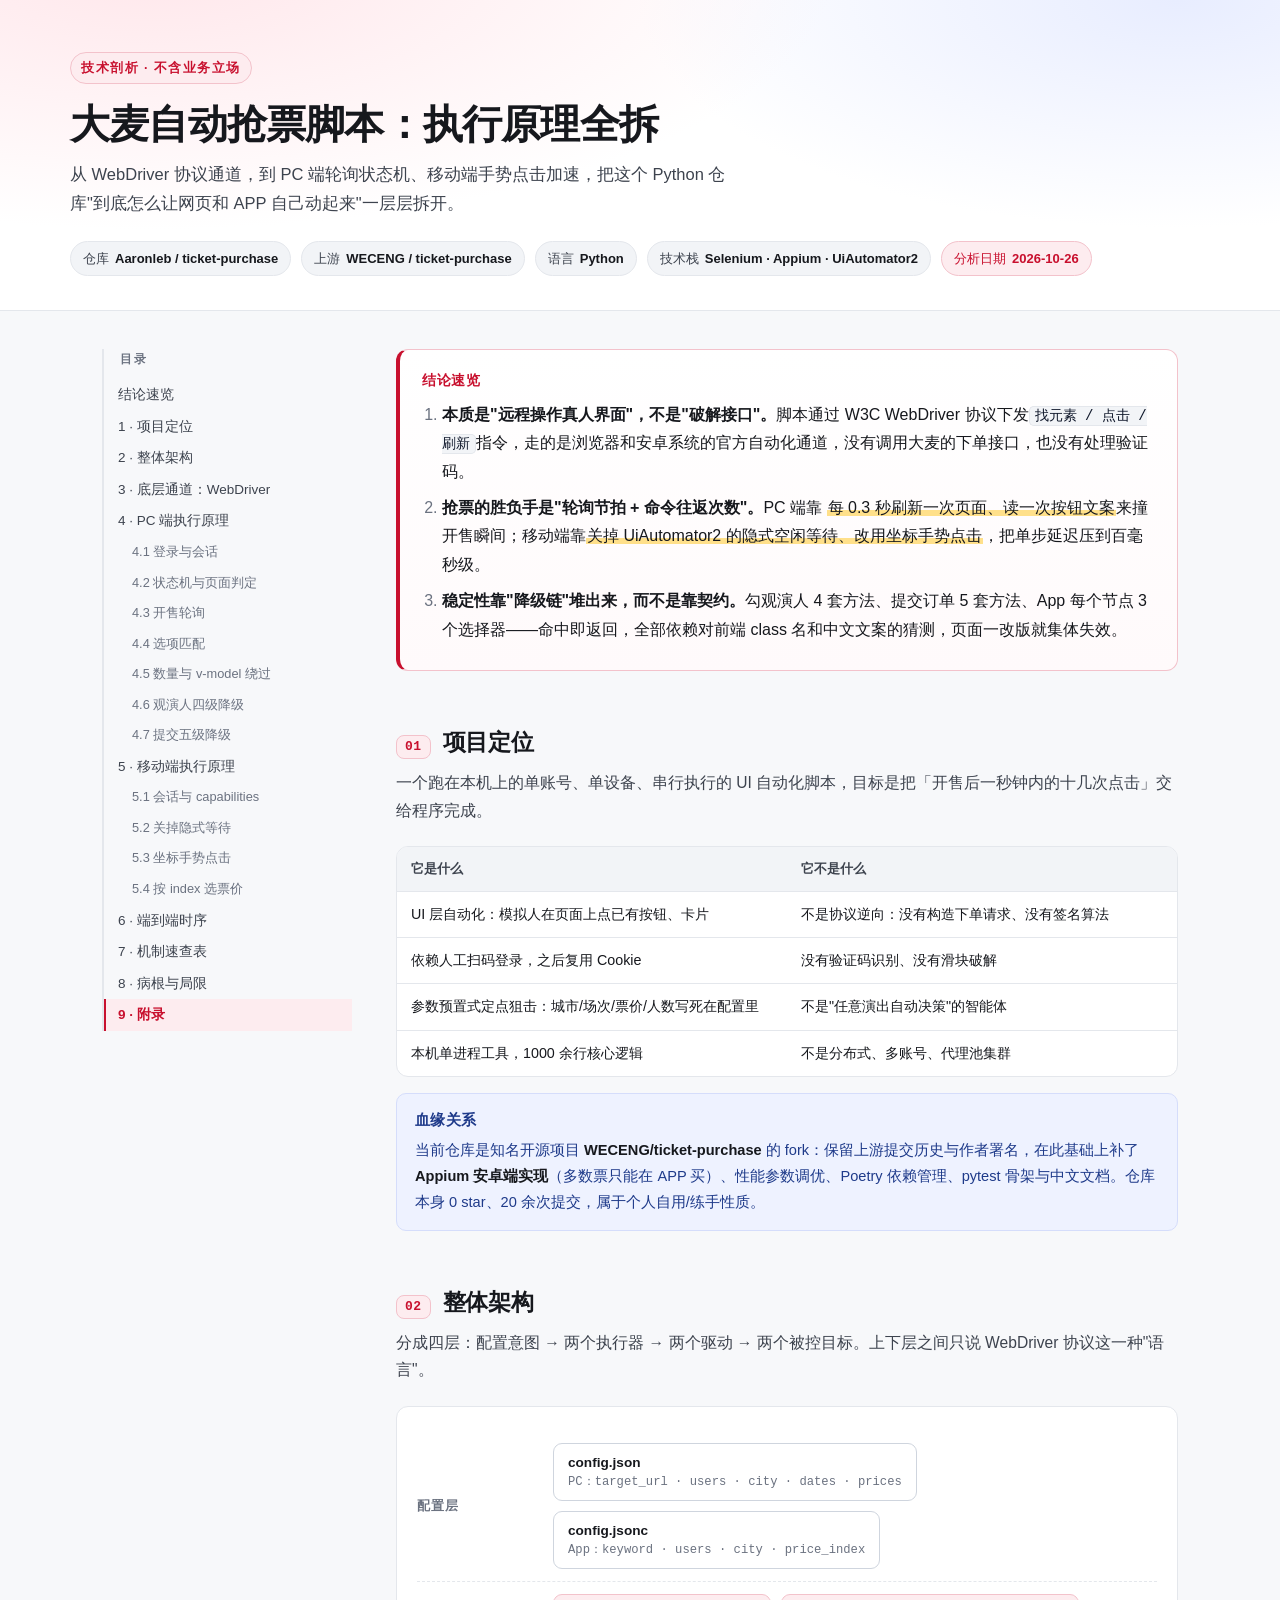
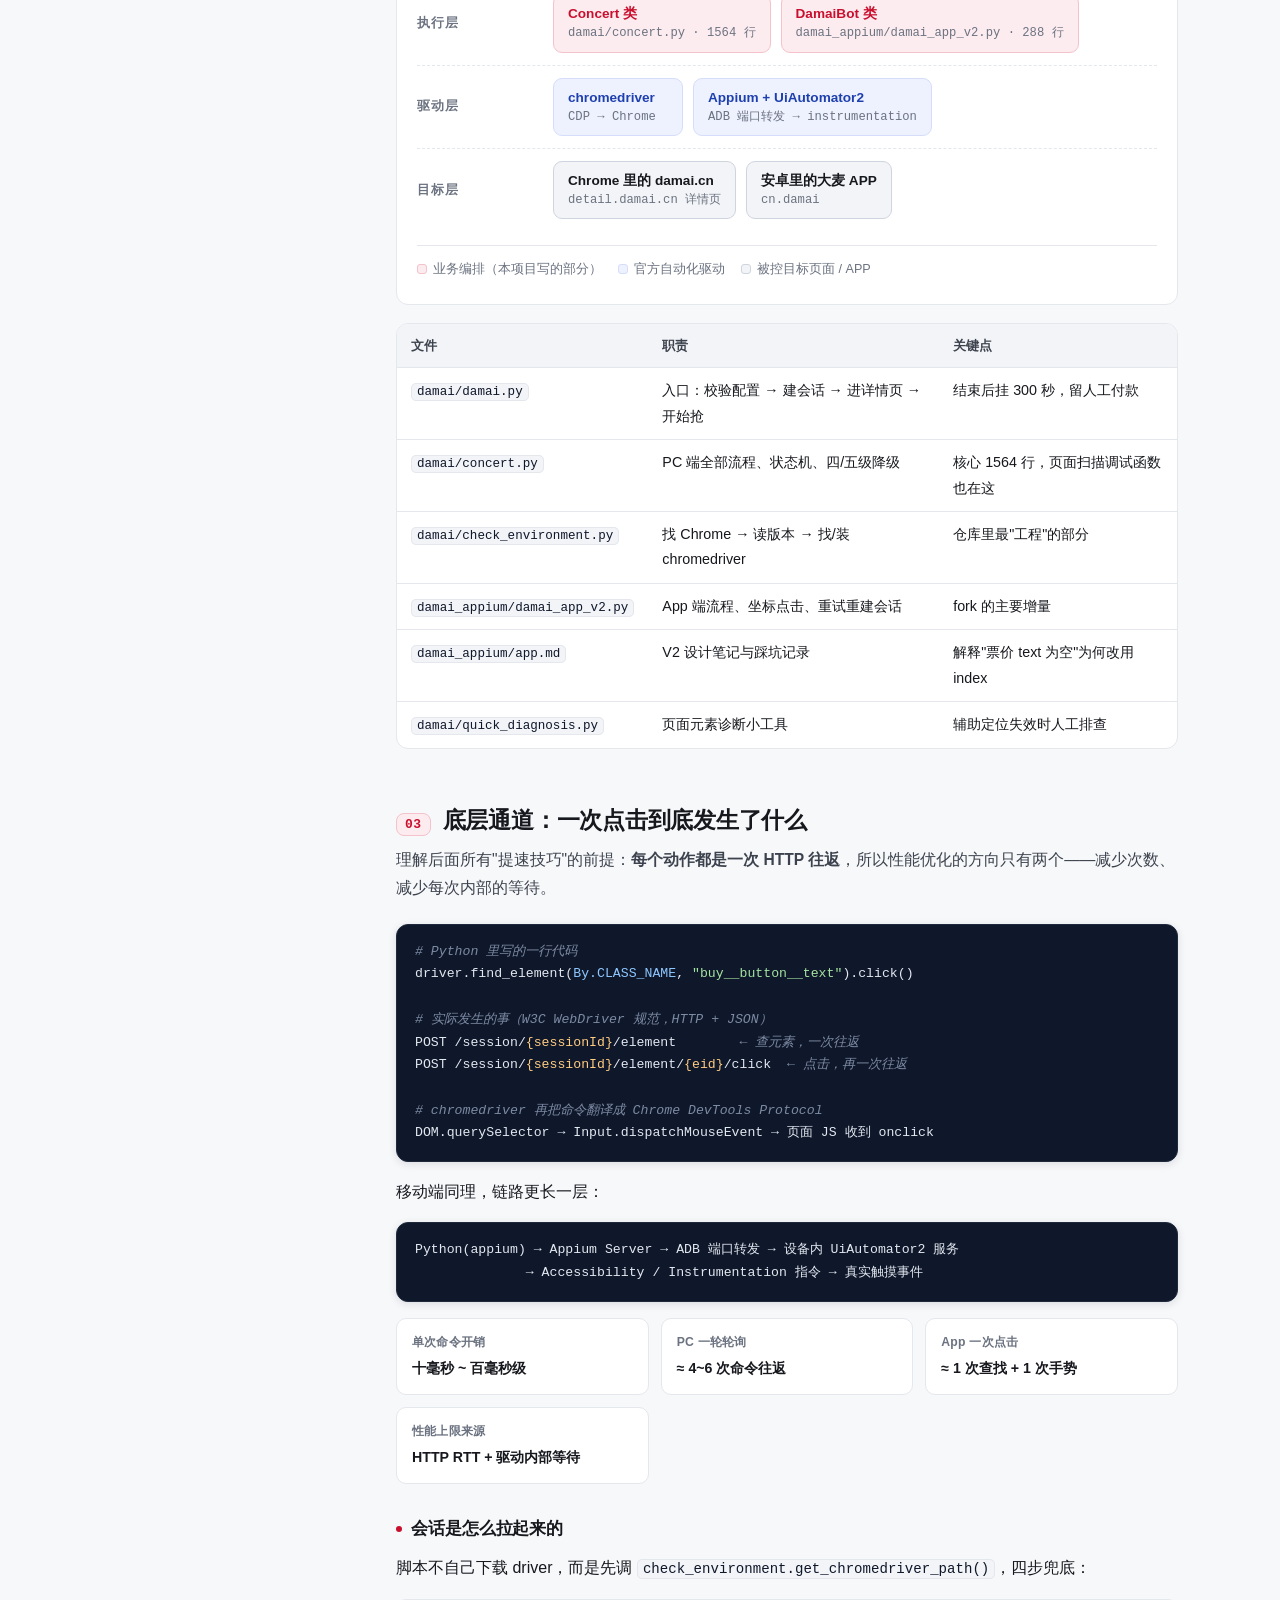
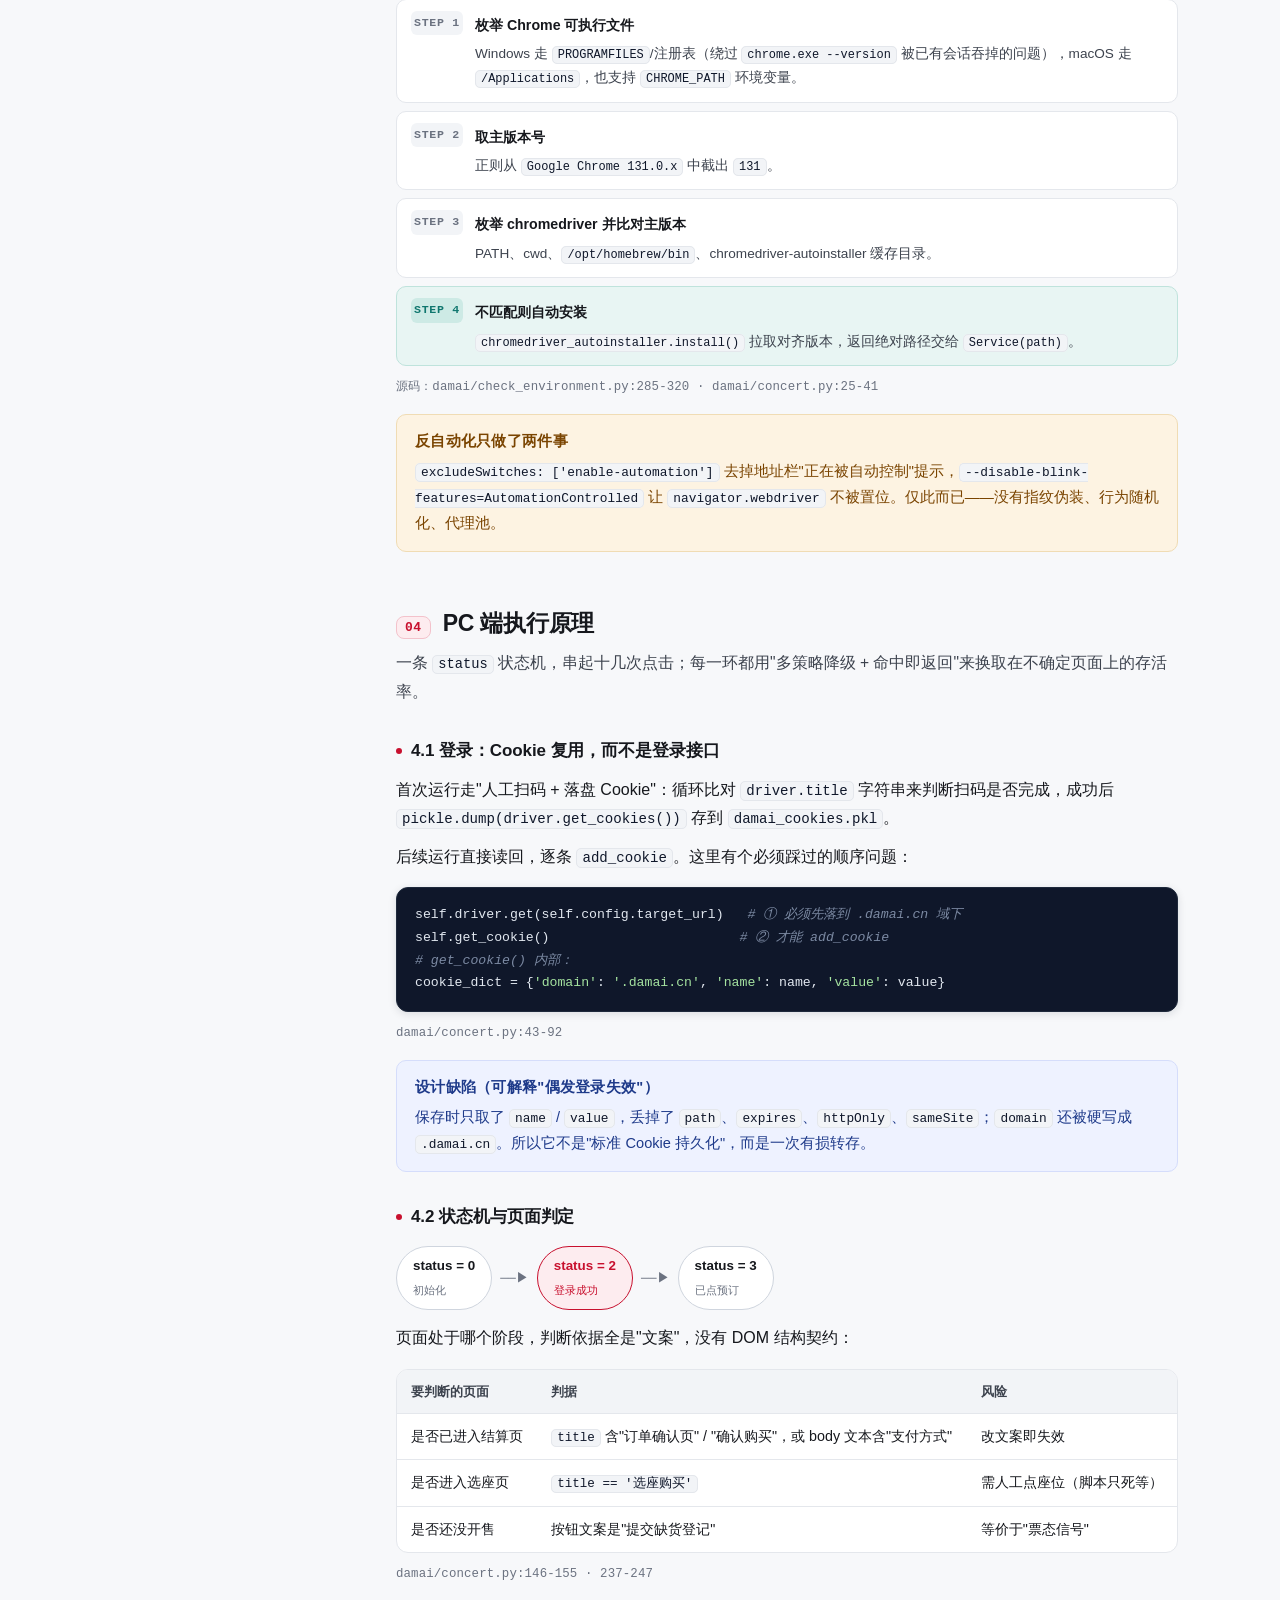
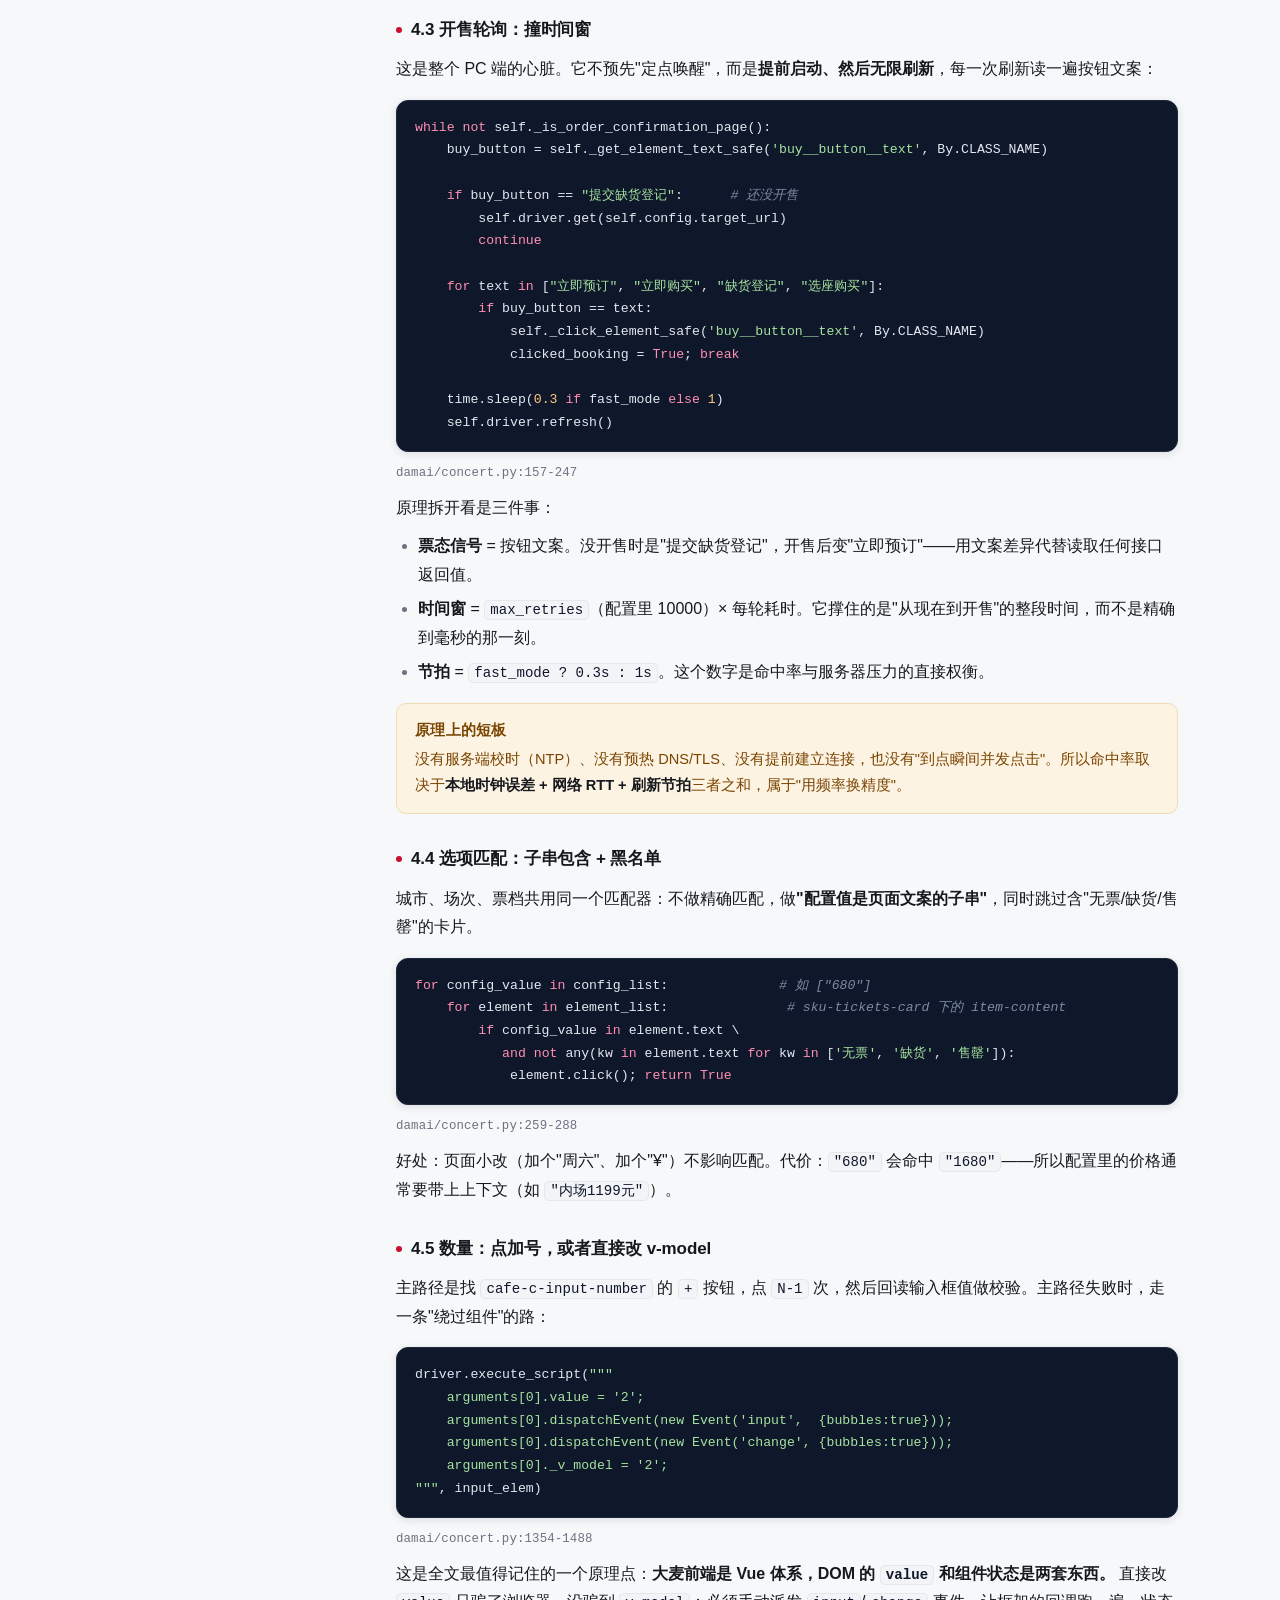
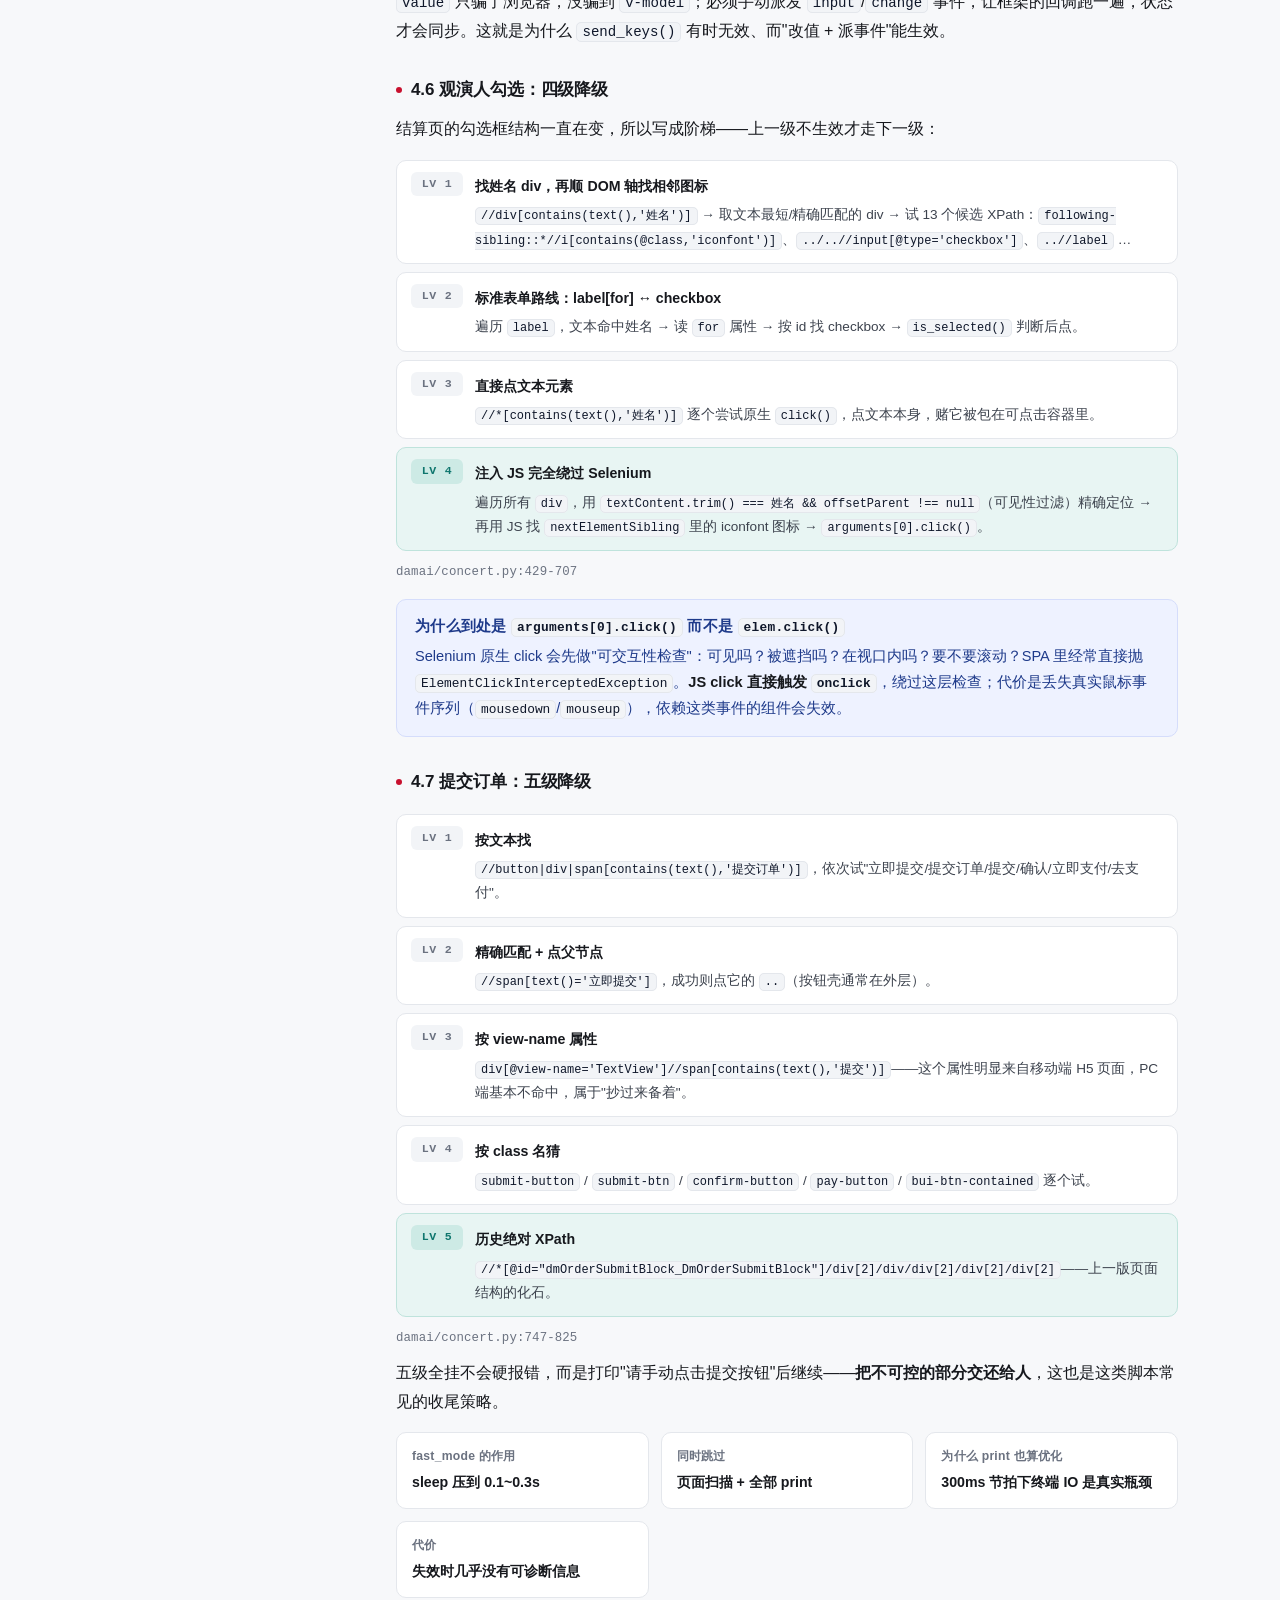
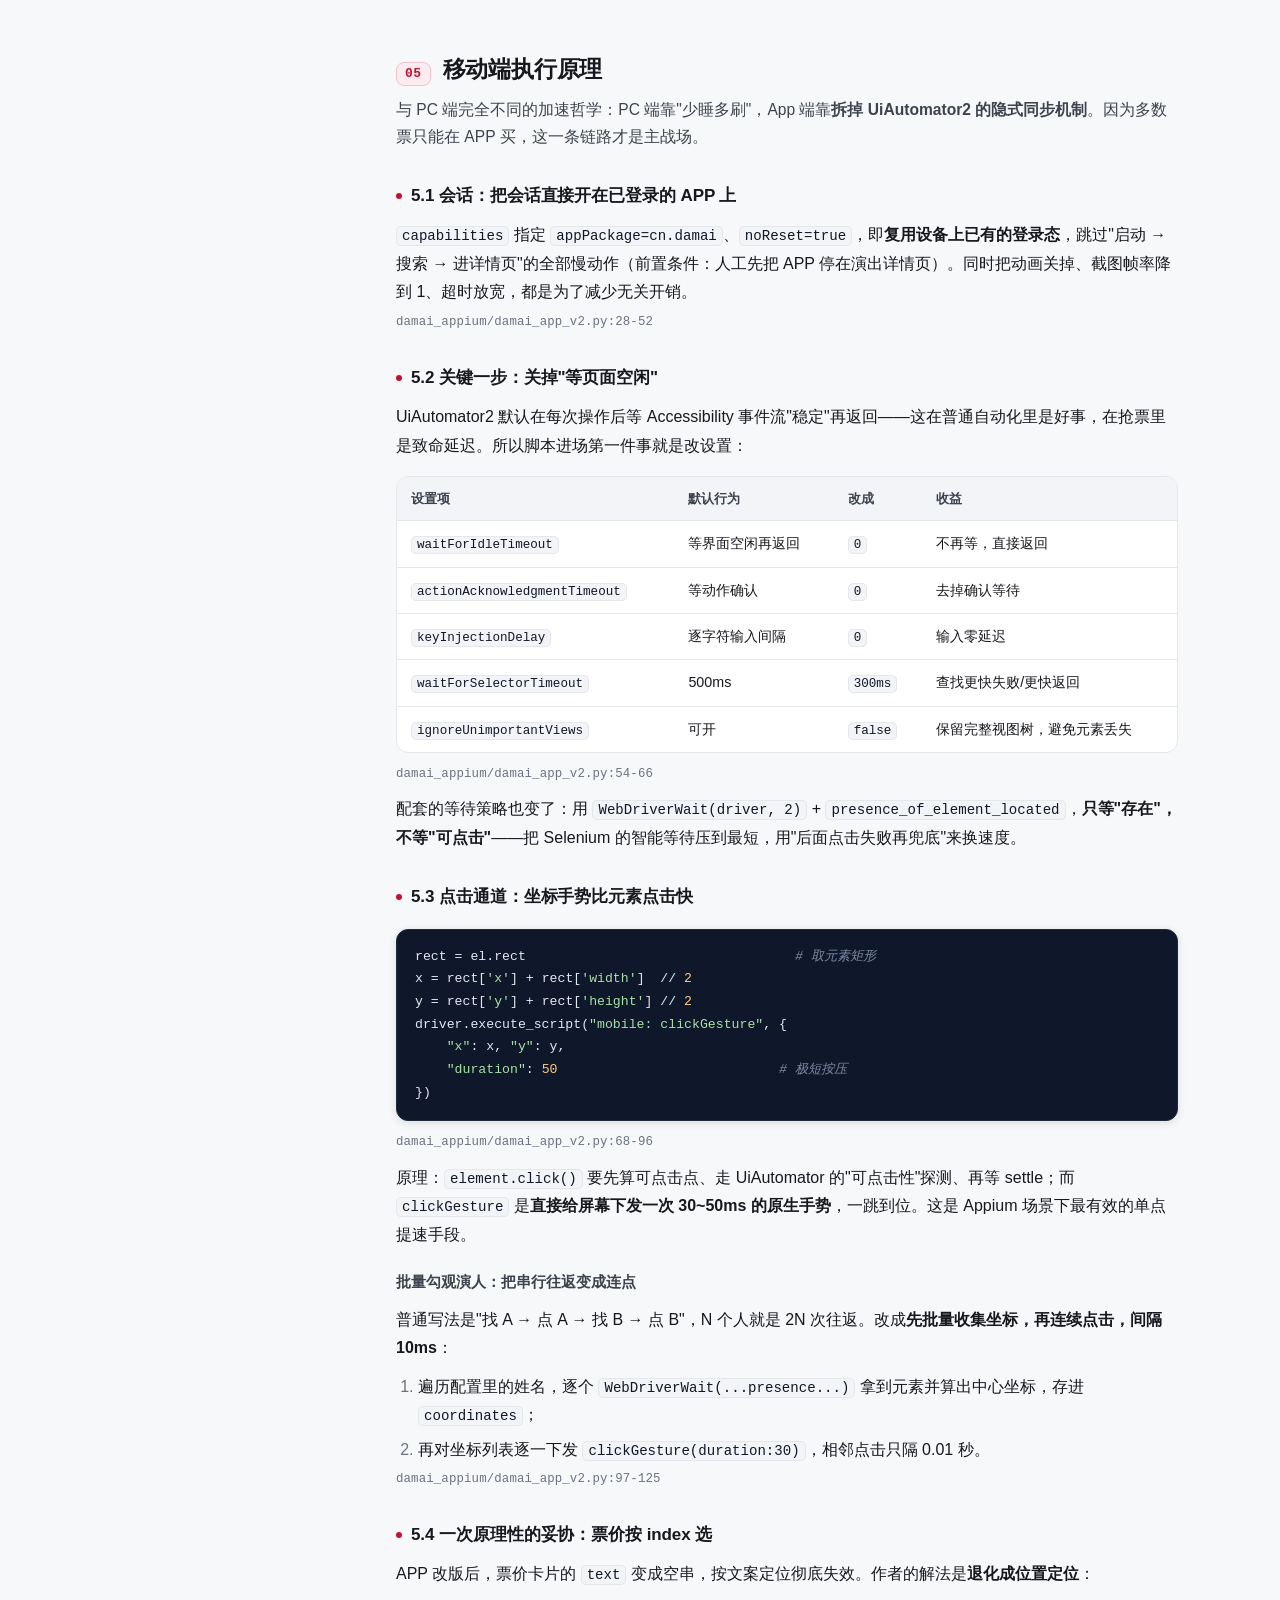
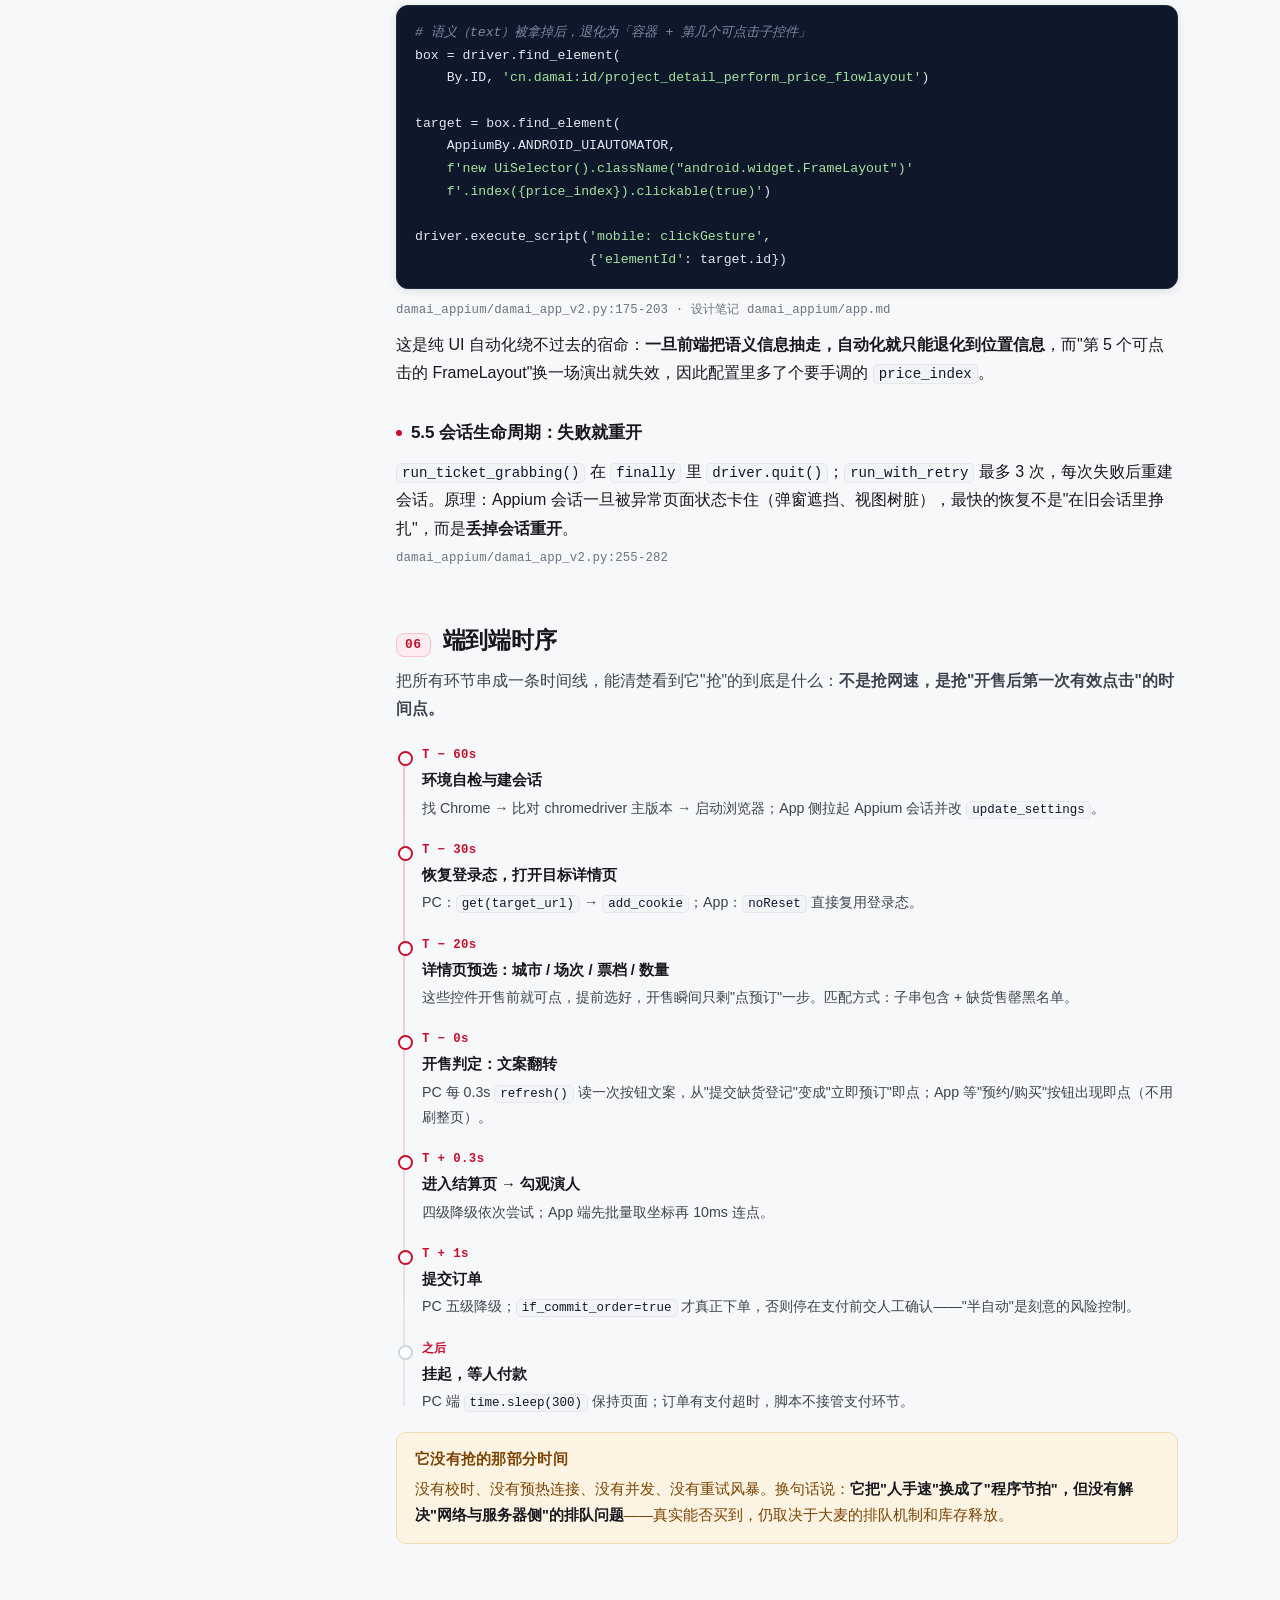
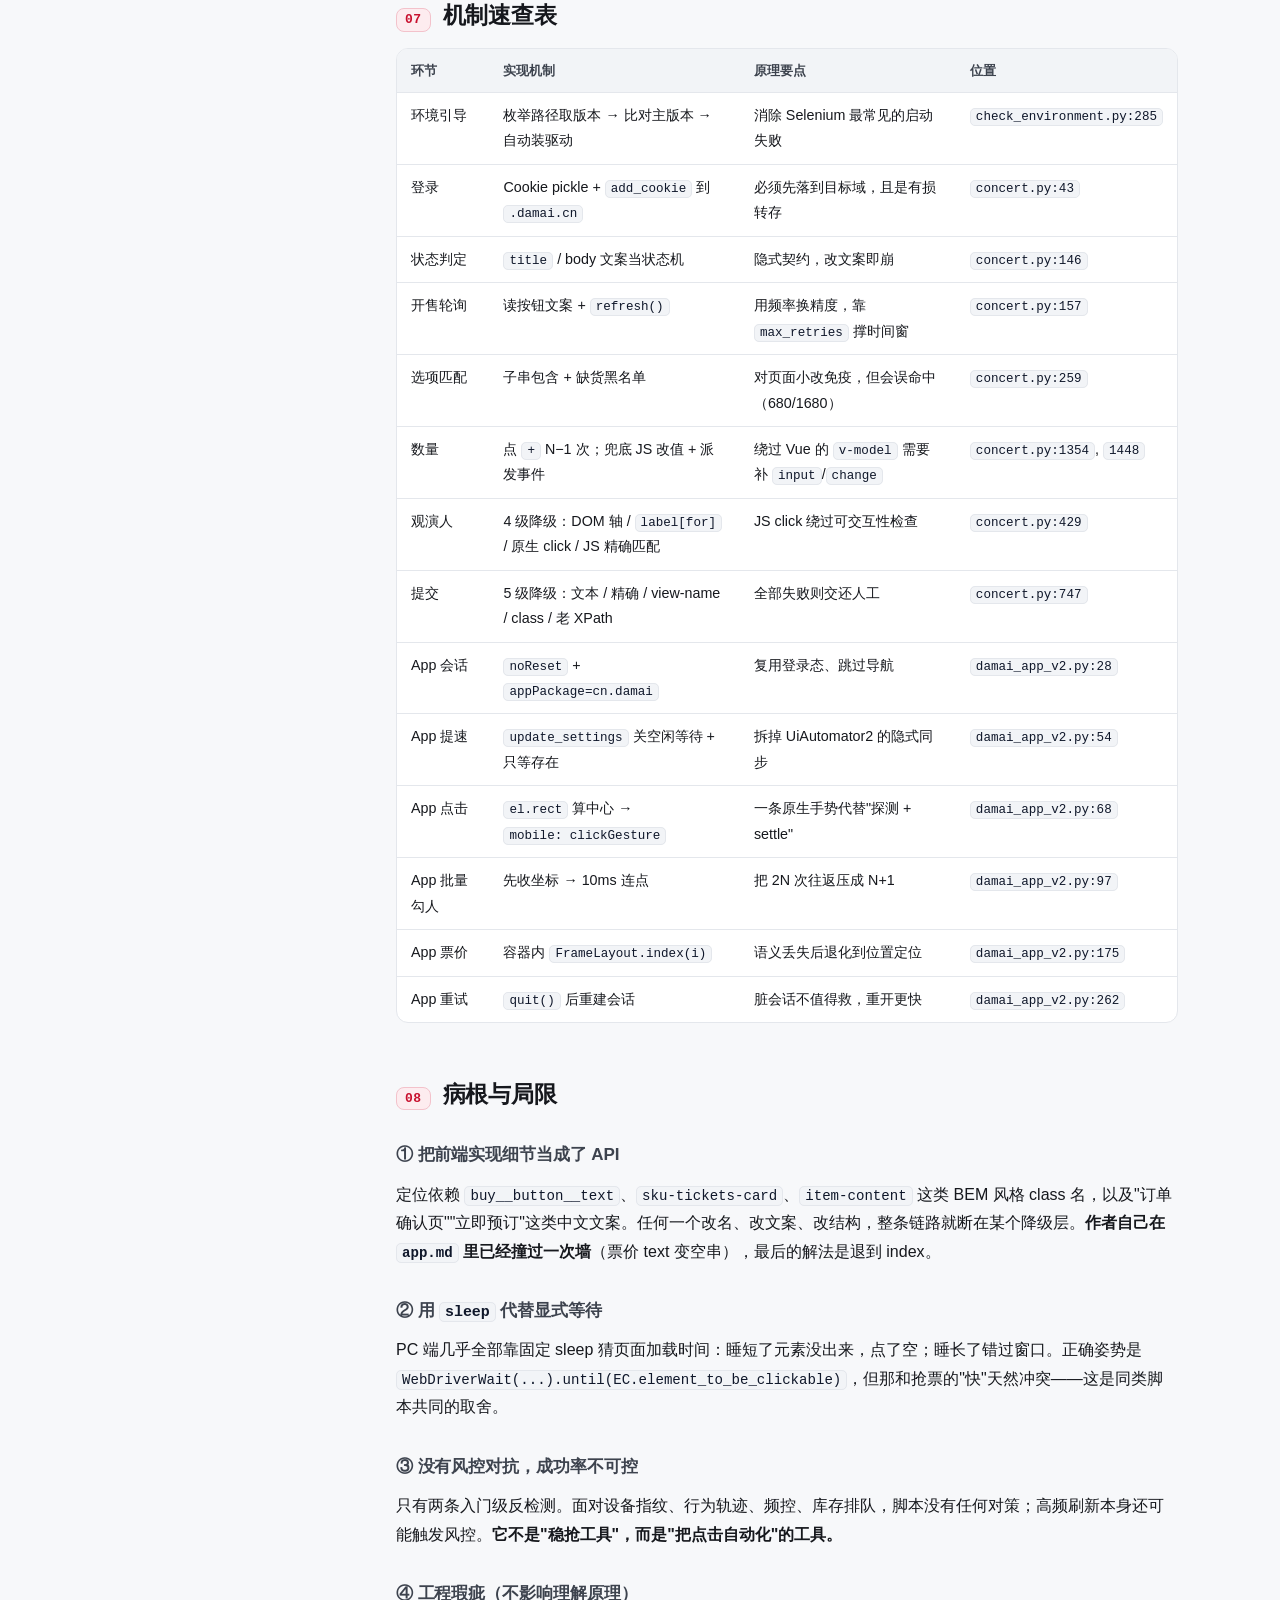
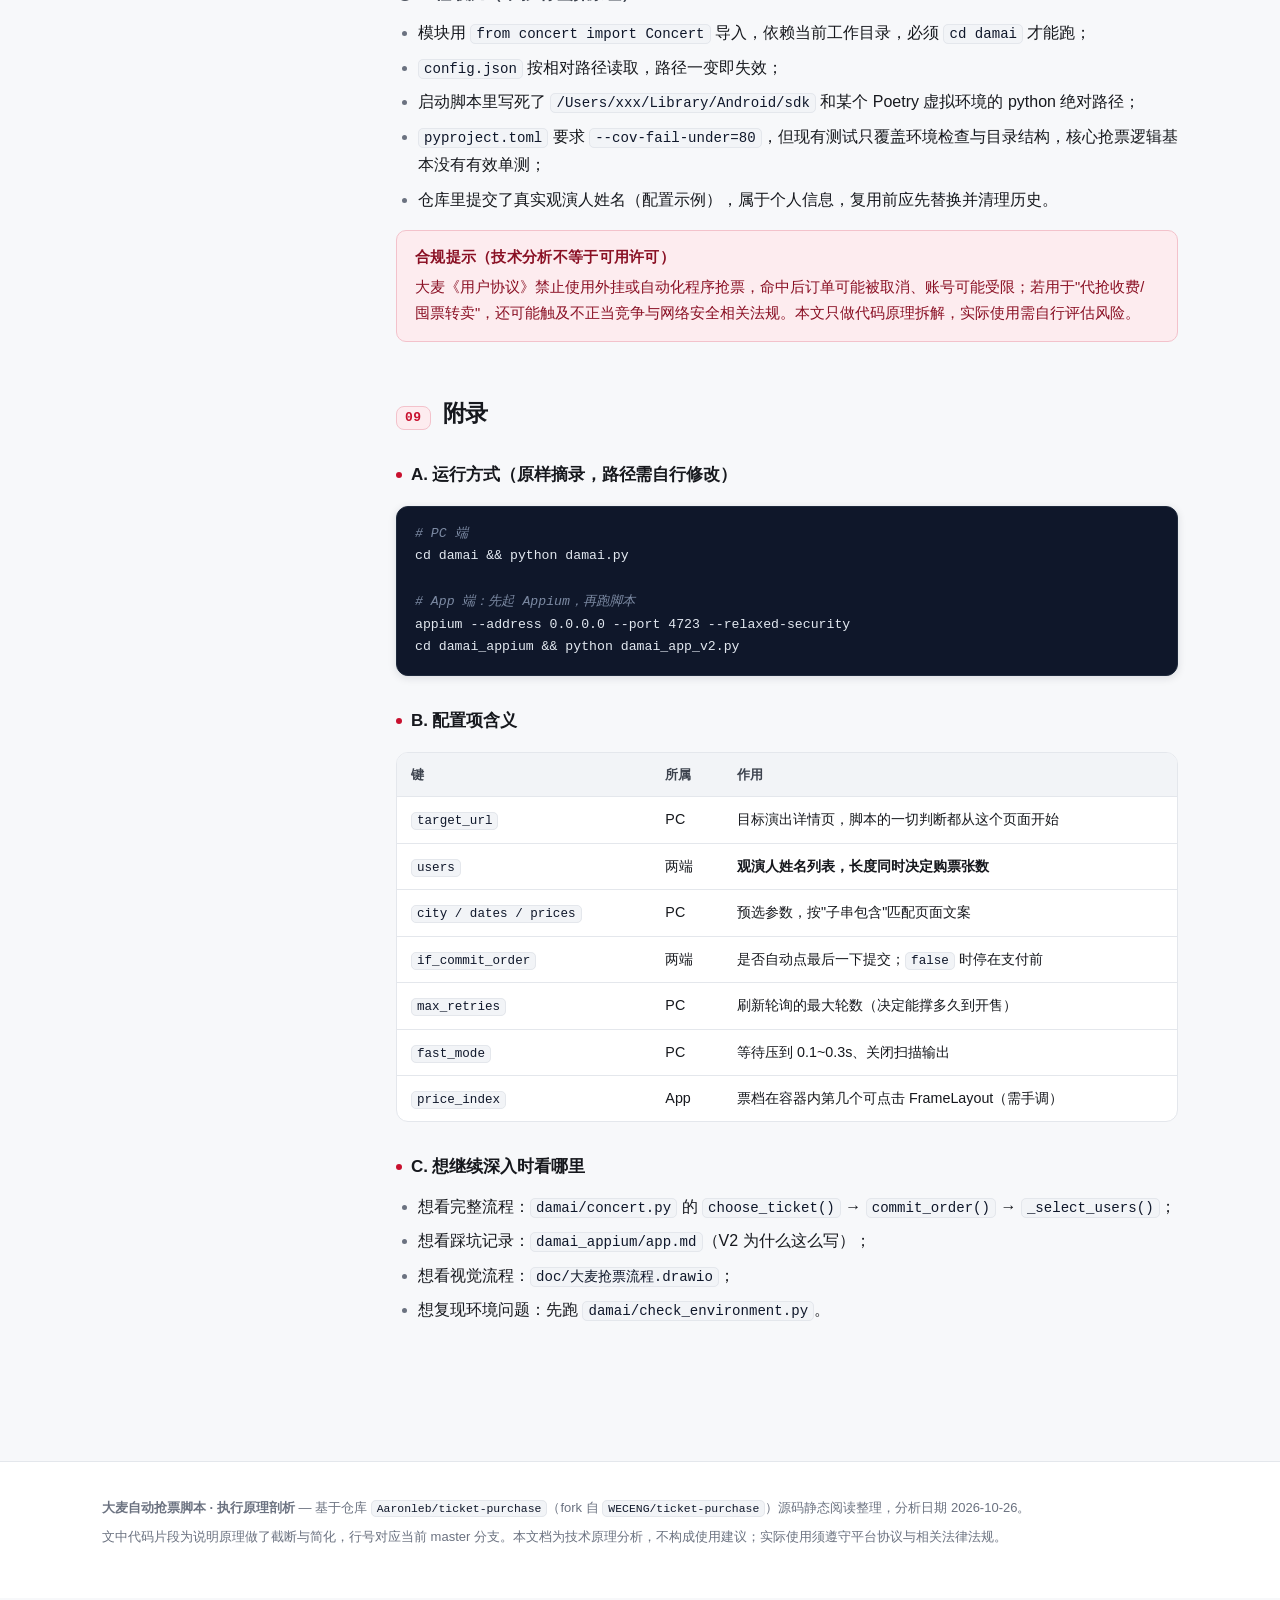
<file: 大麦抢票-执行原理.html>
<!DOCTYPE html>
<html lang="zh-CN">
<head>
<meta charset="UTF-8">
<meta name="viewport" content="width=device-width, initial-scale=1">
<title>大麦自动抢票脚本 · 执行原理剖析</title>
<style>
  :root{
    --bg:#f7f8fa;
    --surface:#ffffff;
    --surface-2:#f2f4f7;
    --ink:#16181d;
    --ink-2:#3d434e;
    --ink-3:#6b7280;
    --line:#e4e7ec;
    --line-strong:#cfd5de;
    --brand:#c8102e;
    --brand-soft:#fdecef;
    --brand-line:#f3c2cb;
    --blue:#1d4ed8;
    --blue-soft:#eef2ff;
    --green:#0f766e;
    --green-soft:#e8f5f3;
    --amber:#a15c07;
    --amber-soft:#fdf3e2;
    --radius:12px;
    --mono:ui-monospace,SFMono-Regular,"SF Mono",Menlo,Consolas,"Liberation Mono",monospace;
    --sans:-apple-system,BlinkMacSystemFont,"Segoe UI","PingFang SC","Hiragino Sans GB","Microsoft YaHei",sans-serif;
  }
  *{box-sizing:border-box}
  html{scroll-behavior:smooth}
  body{
    margin:0;
    background:var(--bg);
    color:var(--ink);
    font-family:var(--sans);
    font-size:16px;
    line-height:1.78;
    -webkit-font-smoothing:antialiased;
  }
  a{color:var(--blue);text-decoration:none}
  a:hover{text-decoration:underline}

  /* ---------- hero ---------- */
  .hero{
    background:
      radial-gradient(1100px 420px at 12% -10%, #ffe7eb 0%, rgba(255,231,235,0) 62%),
      radial-gradient(900px 380px at 92% 0%, #e8edff 0%, rgba(232,237,255,0) 60%),
      var(--surface);
    border-bottom:1px solid var(--line);
    padding:52px 32px 34px;
  }
  .hero-inner{max-width:1140px;margin:0 auto}
  .eyebrow{
    display:inline-flex;align-items:center;gap:8px;
    font-size:12.5px;letter-spacing:.12em;text-transform:uppercase;
    color:var(--brand);font-weight:700;
    background:var(--brand-soft);border:1px solid var(--brand-line);
    padding:4px 10px;border-radius:999px;
  }
  h1{
    font-size:clamp(26px,3.4vw,40px);
    line-height:1.24;
    margin:16px 0 10px;
    letter-spacing:-.02em;
    font-weight:800;
  }
  .hero p.sub{color:var(--ink-2);font-size:16.5px;margin:0;max-width:74ch}
  .meta{display:flex;flex-wrap:wrap;gap:10px;margin-top:22px}
  .chip{
    font-size:13px;color:var(--ink-2);background:var(--surface-2);
    border:1px solid var(--line);border-radius:999px;padding:5px 12px;
    display:inline-flex;align-items:center;gap:6px;
  }
  .chip b{color:var(--ink);font-weight:650}
  .chip.accent{background:var(--brand-soft);border-color:var(--brand-line);color:var(--brand)}
  .chip.accent b{color:var(--brand)}

  /* ---------- layout ---------- */
  .wrap{max-width:1140px;margin:0 auto;padding:0 32px}
  .layout{
    display:grid;
    grid-template-columns:250px minmax(0,1fr);
    gap:44px;
    padding:38px 0 80px;
    align-items:start;
  }
  nav.toc{
    position:sticky;top:24px;
    font-size:13.5px;
    border-left:2px solid var(--line);
    padding-left:2px;
  }
  nav.toc .toc-title{
    font-size:11.5px;letter-spacing:.14em;text-transform:uppercase;
    color:var(--ink-3);font-weight:700;padding:0 0 10px 14px;
  }
  nav.toc a{
    display:block;color:var(--ink-2);
    padding:6px 12px;margin-left:-2px;
    border-left:2px solid transparent;
    line-height:1.45;
  }
  nav.toc a:hover{color:var(--brand);text-decoration:none;background:var(--surface-2)}
  nav.toc a.active{color:var(--brand);border-left-color:var(--brand);font-weight:650;background:var(--brand-soft)}
  nav.toc a.sub{padding-left:26px;font-size:12.8px;color:var(--ink-3)}
  nav.toc a.sub.active{color:var(--brand)}

  main{min-width:0}
  section{scroll-margin-top:20px;margin-bottom:56px}
  h2{
    font-size:23px;line-height:1.35;margin:0 0 6px;font-weight:750;
    letter-spacing:-.01em;display:flex;align-items:baseline;gap:12px;
  }
  h2 .num{
    font-family:var(--mono);font-size:13px;font-weight:700;
    color:var(--brand);background:var(--brand-soft);
    border:1px solid var(--brand-line);border-radius:8px;
    padding:2px 8px;letter-spacing:.04em;flex:none;
  }
  h3{font-size:17px;margin:30px 0 10px;font-weight:700;letter-spacing:-.005em}
  h3::before{content:"";display:inline-block;width:6px;height:6px;border-radius:50%;background:var(--brand);margin-right:9px;vertical-align:2px}
  h3.plain::before{display:none}
  h3.plain{color:var(--ink-2)}
  h4{font-size:15px;margin:20px 0 8px;font-weight:700;color:var(--ink-2)}
  p{margin:10px 0}
  .lead{color:var(--ink-2);margin:10px 0 22px;font-size:15.6px}
  ul,ol{margin:10px 0;padding-left:22px}
  li{margin:6px 0}
  li::marker{color:var(--ink-3)}
  strong{font-weight:700}
  em{font-style:normal;background:linear-gradient(transparent 62%, #ffe08a 62%);padding:0 1px}

  /* ---------- cards ---------- */
  .card{
    background:var(--surface);border:1px solid var(--line);border-radius:var(--radius);
    padding:20px 22px;box-shadow:0 1px 2px rgba(16,24,40,.04);
    margin:16px 0;
  }
  .tldr{
    background:linear-gradient(180deg,#fff,#fffafb);
    border:1px solid var(--brand-line);
    border-left:4px solid var(--brand);
    border-radius:var(--radius);
    padding:18px 22px;margin:0 0 10px;
  }
  .tldr h4{margin:0 0 8px;color:var(--brand);font-size:14px;letter-spacing:.04em;text-transform:uppercase}
  .tldr ol{margin:6px 0 0;padding-left:20px}
  .tldr li{margin:8px 0}

  .callout{
    border-radius:10px;padding:14px 18px;margin:16px 0;
    border:1px solid var(--line);background:var(--surface-2);
    font-size:14.6px;color:var(--ink-2);
  }
  .callout b{color:var(--ink)}
  .callout.note{background:var(--blue-soft);border-color:#d5ddfb;color:#1e3a8a}
  .callout.warn{background:var(--amber-soft);border-color:#f0dcb4;color:#7a4400}
  .callout.risk{background:var(--brand-soft);border-color:var(--brand-line);color:#8a1024}
  .callout .label{font-weight:750;display:block;margin-bottom:4px;letter-spacing:.02em}

  /* ---------- tables ---------- */
  .table-wrap{overflow-x:auto;margin:16px 0;border:1px solid var(--line);border-radius:var(--radius);background:var(--surface)}
  table{border-collapse:collapse;width:100%;font-size:14.3px}
  th,td{text-align:left;padding:10px 14px;border-bottom:1px solid var(--line);vertical-align:top}
  th{background:var(--surface-2);font-weight:700;font-size:13px;color:var(--ink-2);white-space:nowrap}
  tbody tr:last-child td{border-bottom:none}
  tbody tr:hover{background:#fafbfc}
  td code,th code{white-space:nowrap}
  caption{caption-side:bottom;text-align:left;padding:8px 14px;color:var(--ink-3);font-size:12.8px}

  /* ---------- code ---------- */
  code{
    font-family:var(--mono);font-size:.88em;
    background:var(--surface-2);border:1px solid var(--line);
    border-radius:5px;padding:1px 5px;color:#0f172a;
  }
  pre{
    margin:16px 0;background:#0f172a;color:#e2e8f0;
    border-radius:var(--radius);padding:16px 18px;overflow-x:auto;
    font-size:13.2px;line-height:1.72;border:1px solid #1e293b;
    box-shadow:0 2px 8px rgba(15,23,42,.12);
  }
  pre code{background:none;border:none;padding:0;color:inherit;font-size:inherit;white-space:pre}
  pre.wrap-code code{white-space:pre-wrap;overflow-wrap:anywhere}
  pre .c{color:#7c8aa3;font-style:italic}
  pre .k{color:#ff8fb1}
  pre .s{color:#a5e3a0}
  pre .f{color:#8ec7ff}
  pre .n{color:#ffcc80}
  .file-ref{
    font-family:var(--mono);font-size:12.4px;color:var(--ink-3);
    margin:-6px 0 0;letter-spacing:.01em;
  }

  /* ---------- flow diagram ---------- */
  .flow{
    background:var(--surface);border:1px solid var(--line);border-radius:var(--radius);
    padding:24px 20px;margin:18px 0;
  }
  .layer{
    display:grid;grid-template-columns:120px 1fr;gap:16px;align-items:center;
    padding:12px 0;
  }
  .layer + .layer{border-top:1px dashed var(--line)}
  .layer .l-name{
    font-size:12.5px;font-weight:750;color:var(--ink-3);
    letter-spacing:.06em;text-transform:uppercase;
  }
  .nodes{display:flex;flex-wrap:wrap;gap:10px}
  .node{
    border:1px solid var(--line-strong);border-radius:9px;background:var(--surface);
    padding:9px 14px;font-size:13.6px;line-height:1.4;
    display:flex;flex-direction:column;gap:2px;min-width:130px;
  }
  .node b{font-weight:700;font-size:13.6px}
  .node span{color:var(--ink-3);font-size:12.2px;font-family:var(--mono)}
  .node.hot{background:var(--brand-soft);border-color:var(--brand-line)}
  .node.hot b{color:var(--brand)}
  .node.cool{background:var(--blue-soft);border-color:#d5ddfb}
  .node.cool b{color:#1e40af}
  .node.soft{background:var(--surface-2)}
  .pipe{
    text-align:center;color:var(--ink-3);font-size:12.4px;
    font-family:var(--mono);padding:2px 0;
  }
  .pipe::before{content:"↓  "}
  .pipe::after{content:""}
  .legend{display:flex;flex-wrap:wrap;gap:16px;margin-top:14px;padding-top:12px;border-top:1px solid var(--line);font-size:12.6px;color:var(--ink-3)}
  .legend i{display:inline-block;width:10px;height:10px;border-radius:3px;margin-right:6px;vertical-align:-1px}

  /* ---------- state machine ---------- */
  .states{display:flex;flex-wrap:wrap;gap:8px;align-items:center;margin:14px 0}
  .state{
    border:1.5px solid var(--line-strong);border-radius:999px;padding:7px 16px;
    font-size:13.4px;font-weight:650;background:var(--surface);
  }
  .state.on{border-color:var(--brand);color:var(--brand);background:var(--brand-soft)}
  .arrow{color:var(--ink-3);font-family:var(--mono);font-size:13px}

  /* ---------- timeline ---------- */
  .timeline{position:relative;margin:20px 0 8px;padding-left:26px}
  .timeline::before{
    content:"";position:absolute;left:7px;top:8px;bottom:8px;width:2px;
    background:linear-gradient(180deg,var(--brand-line),var(--line));
  }
  .tl-item{position:relative;margin-bottom:18px}
  .tl-item::before{
    content:"";position:absolute;left:-24px;top:7px;width:11px;height:11px;
    border-radius:50%;background:var(--surface);border:2.5px solid var(--brand);
  }
  .tl-item.dim::before{border-color:var(--line-strong)}
  .tl-time{font-family:var(--mono);font-size:12.4px;color:var(--brand);font-weight:700;letter-spacing:.03em}
  .tl-title{font-weight:700;margin:1px 0 2px;font-size:14.8px}
  .tl-body{color:var(--ink-2);font-size:14.2px;margin:0}

  /* ---------- ladder ---------- */
  .ladder{display:flex;flex-direction:column;gap:8px;margin:16px 0}
  .rung{
    display:grid;grid-template-columns:52px 1fr;gap:12px;align-items:start;
    background:var(--surface);border:1px solid var(--line);border-radius:10px;
    padding:11px 14px;
  }
  .rung .lv{
    font-family:var(--mono);font-size:11.6px;font-weight:700;color:var(--ink-3);
    background:var(--surface-2);border-radius:6px;text-align:center;padding:2px 0;
    letter-spacing:.06em;
  }
  .rung.hit{border-color:#bfe3dc;background:var(--green-soft)}
  .rung.hit .lv{background:#cdeae5;color:var(--green)}
  .rung b{font-size:14.2px}
  .rung p{margin:3px 0 0;font-size:13.6px;color:var(--ink-2)}

  /* ---------- misc ---------- */
  .kv{display:grid;grid-template-columns:repeat(auto-fit,minmax(210px,1fr));gap:12px;margin:16px 0}
  .kv .item{background:var(--surface);border:1px solid var(--line);border-radius:10px;padding:13px 15px}
  .kv .item dt{font-size:12.2px;color:var(--ink-3);letter-spacing:.02em;font-weight:700;margin:0 0 2px;font-family:var(--sans)}
  .kv .item dd{margin:0;font-size:14.2px;font-weight:600}
  .pill{display:inline-block;font-size:11.8px;padding:1px 8px;border-radius:999px;background:var(--surface-2);border:1px solid var(--line);color:var(--ink-2);font-family:var(--mono)}
  .pill.red{background:var(--brand-soft);border-color:var(--brand-line);color:var(--brand)}
  .pill.green{background:var(--green-soft);border-color:#bfe3dc;color:var(--green)}

  footer{
    border-top:1px solid var(--line);background:var(--surface);
    padding:28px 32px 44px;color:var(--ink-3);font-size:13px;
  }
  footer .wrap{max-width:1140px}
  footer p{margin:6px 0}

  @media (max-width:980px){
    .layout{grid-template-columns:1fr;gap:24px}
    nav.toc{position:static;border-left:none;border:1px solid var(--line);border-radius:var(--radius);background:var(--surface);padding:12px 8px;margin-bottom:8px}
    nav.toc .toc-title{padding-left:10px}
    nav.toc a{border-left:none;border-radius:6px}
    nav.toc a.active{border-left:none}
    nav.toc a.sub{padding-left:22px}
    .hero{padding:36px 20px 26px}
    .wrap{padding:0 20px}
    .layer{grid-template-columns:1fr;gap:8px}
  }
  @media print{
    body{background:#fff;font-size:11.5pt}
    nav.toc{display:none}
    .layout{grid-template-columns:1fr;padding:0}
    .hero{background:#fff;padding:0 0 16px}
    section{page-break-inside:auto;margin-bottom:28px}
    h2,h3{page-break-after:avoid}
    pre,.table-wrap,.card,.flow{page-break-inside:avoid;box-shadow:none}
    a{color:inherit;text-decoration:none}
  }
</style>
</head>
<body>

<header class="hero">
  <div class="hero-inner">
    <span class="eyebrow">技术剖析 · 不含业务立场</span>
    <h1>大麦自动抢票脚本：执行原理全拆</h1>
    <p class="sub">从 WebDriver 协议通道，到 PC 端轮询状态机、移动端手势点击加速，把这个 Python 仓库"到底怎么让网页和 APP 自己动起来"一层层拆开。</p>
    <div class="meta">
      <span class="chip">仓库 <b>Aaronleb / ticket-purchase</b></span>
      <span class="chip">上游 <b>WECENG / ticket-purchase</b></span>
      <span class="chip">语言 <b>Python</b></span>
      <span class="chip">技术栈 <b>Selenium · Appium · UiAutomator2</b></span>
      <span class="chip accent">分析日期 <b>2026-10-26</b></span>
    </div>
  </div>
</header>

<div class="wrap">
  <div class="layout">

    <nav class="toc" id="toc" aria-label="目录">
      <div class="toc-title">目录</div>
      <a href="#tldr">结论速览</a>
      <a href="#position">1 · 项目定位</a>
      <a href="#arch">2 · 整体架构</a>
      <a href="#protocol">3 · 底层通道：WebDriver</a>
      <a href="#pc">4 · PC 端执行原理</a>
      <a href="#pc-login" class="sub">4.1 登录与会话</a>
      <a href="#pc-state" class="sub">4.2 状态机与页面判定</a>
      <a href="#pc-poll" class="sub">4.3 开售轮询</a>
      <a href="#pc-select" class="sub">4.4 选项匹配</a>
      <a href="#pc-qty" class="sub">4.5 数量与 v-model 绕过</a>
      <a href="#pc-user" class="sub">4.6 观演人四级降级</a>
      <a href="#pc-submit" class="sub">4.7 提交五级降级</a>
      <a href="#mobile">5 · 移动端执行原理</a>
      <a href="#mobile-caps" class="sub">5.1 会话与 capabilities</a>
      <a href="#mobile-settings" class="sub">5.2 关掉隐式等待</a>
      <a href="#mobile-tap" class="sub">5.3 坐标手势点击</a>
      <a href="#mobile-price" class="sub">5.4 按 index 选票价</a>
      <a href="#timeline">6 · 端到端时序</a>
      <a href="#cheatsheet">7 · 机制速查表</a>
      <a href="#limits">8 · 病根与局限</a>
      <a href="#appendix">9 · 附录</a>
    </nav>

    <main>

      <!-- ============ TLDR ============ -->
      <section id="tldr">
        <div class="tldr">
          <h4>结论速览</h4>
          <ol>
            <li><b>本质是"远程操作真人界面"，不是"破解接口"。</b>脚本通过 W3C WebDriver 协议下发<code>找元素 / 点击 / 刷新</code>指令，走的是浏览器和安卓系统的官方自动化通道，没有调用大麦的下单接口，也没有处理验证码。</li>
            <li><b>抢票的胜负手是"轮询节拍 + 命令往返次数"。</b>PC 端靠 <em>每 0.3 秒刷新一次页面、读一次按钮文案</em>来撞开售瞬间；移动端靠<em>关掉 UiAutomator2 的隐式空闲等待、改用坐标手势点击</em>，把单步延迟压到百毫秒级。</li>
            <li><b>稳定性靠"降级链"堆出来，而不是靠契约。</b>勾观演人 4 套方法、提交订单 5 套方法、App 每个节点 3 个选择器——命中即返回，全部依赖对前端 class 名和中文文案的猜测，页面一改版就集体失效。</li>
          </ol>
        </div>
      </section>

      <!-- ============ 1 定位 ============ -->
      <section id="position">
        <h2><span class="num">01</span>项目定位</h2>
        <p class="lead">一个跑在本机上的单账号、单设备、串行执行的 UI 自动化脚本，目标是把「开售后一秒钟内的十几次点击」交给程序完成。</p>

        <div class="table-wrap">
          <table>
            <thead>
              <tr><th style="width:50%">它<strong>是</strong>什么</th><th>它<strong>不是</strong>什么</th></tr>
            </thead>
            <tbody>
              <tr>
                <td>UI 层自动化：模拟人在页面上点已有按钮、卡片</td>
                <td>不是协议逆向：没有构造下单请求、没有签名算法</td>
              </tr>
              <tr>
                <td>依赖人工扫码登录，之后复用 Cookie</td>
                <td>没有验证码识别、没有滑块破解</td>
              </tr>
              <tr>
                <td>参数预置式定点狙击：城市/场次/票价/人数写死在配置里</td>
                <td>不是"任意演出自动决策"的智能体</td>
              </tr>
              <tr>
                <td>本机单进程工具，1000 余行核心逻辑</td>
                <td>不是分布式、多账号、代理池集群</td>
              </tr>
            </tbody>
          </table>
        </div>

        <div class="callout note">
          <span class="label">血缘关系</span>
          当前仓库是知名开源项目 <b>WECENG/ticket-purchase</b> 的 fork：保留上游提交历史与作者署名，在此基础上补了 <b>Appium 安卓端实现</b>（多数票只能在 APP 买）、性能参数调优、Poetry 依赖管理、pytest 骨架与中文文档。仓库本身 0 star、20 余次提交，属于个人自用/练手性质。
        </div>
      </section>

      <!-- ============ 2 架构 ============ -->
      <section id="arch">
        <h2><span class="num">02</span>整体架构</h2>
        <p class="lead">分成四层：配置意图 → 两个执行器 → 两个驱动 → 两个被控目标。上下层之间只说 WebDriver 协议这一种"语言"。</p>

        <div class="flow">
          <div class="layer">
            <div class="l-name">配置层</div>
            <div class="nodes">
              <div class="node"><b>config.json</b><span>PC：target_url · users · city · dates · prices</span></div>
              <div class="node"><b>config.jsonc</b><span>App：keyword · users · city · price_index</span></div>
            </div>
          </div>
          <div class="layer">
            <div class="l-name">执行层</div>
            <div class="nodes">
              <div class="node hot"><b>Concert 类</b><span>damai/concert.py · 1564 行</span></div>
              <div class="node hot"><b>DamaiBot 类</b><span>damai_appium/damai_app_v2.py · 288 行</span></div>
            </div>
          </div>
          <div class="layer">
            <div class="l-name">驱动层</div>
            <div class="nodes">
              <div class="node cool"><b>chromedriver</b><span>CDP → Chrome</span></div>
              <div class="node cool"><b>Appium + UiAutomator2</b><span>ADB 端口转发 → instrumentation</span></div>
            </div>
          </div>
          <div class="layer">
            <div class="l-name">目标层</div>
            <div class="nodes">
              <div class="node soft"><b>Chrome 里的 damai.cn</b><span>detail.damai.cn 详情页</span></div>
              <div class="node soft"><b>安卓里的大麦 APP</b><span>cn.damai</span></div>
            </div>
          </div>
          <div class="legend">
            <span><i style="background:var(--brand-soft);border:1px solid var(--brand-line)"></i>业务编排（本项目写的部分）</span>
            <span><i style="background:var(--blue-soft);border:1px solid #d5ddfb"></i>官方自动化驱动</span>
            <span><i style="background:var(--surface-2);border:1px solid var(--line-strong)"></i>被控目标页面 / APP</span>
          </div>
        </div>

        <div class="table-wrap">
          <table>
            <thead><tr><th>文件</th><th>职责</th><th>关键点</th></tr></thead>
            <tbody>
              <tr><td><code>damai/damai.py</code></td><td>入口：校验配置 → 建会话 → 进详情页 → 开始抢</td><td>结束后挂 300 秒，留人工付款</td></tr>
              <tr><td><code>damai/concert.py</code></td><td>PC 端全部流程、状态机、四/五级降级</td><td>核心 1564 行，页面扫描调试函数也在这</td></tr>
              <tr><td><code>damai/check_environment.py</code></td><td>找 Chrome → 读版本 → 找/装 chromedriver</td><td>仓库里最"工程"的部分</td></tr>
              <tr><td><code>damai_appium/damai_app_v2.py</code></td><td>App 端流程、坐标点击、重试重建会话</td><td>fork 的主要增量</td></tr>
              <tr><td><code>damai_appium/app.md</code></td><td>V2 设计笔记与踩坑记录</td><td>解释"票价 text 为空"为何改用 index</td></tr>
              <tr><td><code>damai/quick_diagnosis.py</code></td><td>页面元素诊断小工具</td><td>辅助定位失效时人工排查</td></tr>
            </tbody>
          </table>
        </div>
      </section>

      <!-- ============ 3 协议 ============ -->
      <section id="protocol">
        <h2><span class="num">03</span>底层通道：一次点击到底发生了什么</h2>
        <p class="lead">理解后面所有"提速技巧"的前提：<b>每个动作都是一次 HTTP 往返</b>，所以性能优化的方向只有两个——减少次数、减少每次内部的等待。</p>

<pre><code><span class="c"># Python 里写的一行代码</span>
driver.find_element(<span class="f">By.CLASS_NAME</span>, <span class="s">"buy__button__text"</span>).click()

<span class="c"># 实际发生的事（W3C WebDriver 规范，HTTP + JSON）</span>
POST /session/<span class="n">{sessionId}</span>/element        <span class="c">← 查元素，一次往返</span>
POST /session/<span class="n">{sessionId}</span>/element/<span class="n">{eid}</span>/click  <span class="c">← 点击，再一次往返</span>

<span class="c"># chromedriver 再把命令翻译成 Chrome DevTools Protocol</span>
DOM.querySelector → Input.dispatchMouseEvent → 页面 JS 收到 onclick</code></pre>

        <p>移动端同理，链路更长一层：</p>

<pre><code>Python(appium) → Appium Server → ADB 端口转发 → 设备内 UiAutomator2 服务
              → Accessibility / Instrumentation 指令 → 真实触摸事件</code></pre>

        <div class="kv">
          <div class="item"><dt>单次命令开销</dt><dd>十毫秒 ~ 百毫秒级</dd></div>
          <div class="item"><dt>PC 一轮轮询</dt><dd>≈ 4~6 次命令往返</dd></div>
          <div class="item"><dt>App 一次点击</dt><dd>≈ 1 次查找 + 1 次手势</dd></div>
          <div class="item"><dt>性能上限来源</dt><dd>HTTP RTT + 驱动内部等待</dd></div>
        </div>

        <h3>会话是怎么拉起来的</h3>
        <p>脚本不自己下载 driver，而是先调 <code>check_environment.get_chromedriver_path()</code>，四步兜底：</p>
        <div class="ladder">
          <div class="rung"><span class="lv">STEP 1</span><div><b>枚举 Chrome 可执行文件</b><p>Windows 走 <code>PROGRAMFILES</code>/注册表（绕过 <code>chrome.exe --version</code> 被已有会话吞掉的问题），macOS 走 <code>/Applications</code>，也支持 <code>CHROME_PATH</code> 环境变量。</p></div></div>
          <div class="rung"><span class="lv">STEP 2</span><div><b>取主版本号</b><p>正则从 <code>Google Chrome 131.0.x</code> 中截出 <code>131</code>。</p></div></div>
          <div class="rung"><span class="lv">STEP 3</span><div><b>枚举 chromedriver 并比对主版本</b><p>PATH、cwd、<code>/opt/homebrew/bin</code>、chromedriver-autoinstaller 缓存目录。</p></div></div>
          <div class="rung hit"><span class="lv">STEP 4</span><div><b>不匹配则自动安装</b><p><code>chromedriver_autoinstaller.install()</code> 拉取对齐版本，返回绝对路径交给 <code>Service(path)</code>。</p></div></div>
        </div>
        <p class="file-ref">源码：damai/check_environment.py:285-320 · damai/concert.py:25-41</p>

        <div class="callout warn">
          <span class="label">反自动化只做了两件事</span>
          <code>excludeSwitches: ['enable-automation']</code> 去掉地址栏"正在被自动控制"提示，<code>--disable-blink-features=AutomationControlled</code> 让 <code>navigator.webdriver</code> 不被置位。仅此而已——没有指纹伪装、行为随机化、代理池。
        </div>
      </section>

      <!-- ============ 4 PC ============ -->
      <section id="pc">
        <h2><span class="num">04</span>PC 端执行原理</h2>
        <p class="lead">一条 <code>status</code> 状态机，串起十几次点击；每一环都用"多策略降级 + 命中即返回"来换取在不确定页面上的存活率。</p>

        <h3 id="pc-login">4.1 登录：Cookie 复用，而不是登录接口</h3>
        <p>首次运行走"人工扫码 + 落盘 Cookie"：循环比对 <code>driver.title</code> 字符串来判断扫码是否完成，成功后 <code>pickle.dump(driver.get_cookies())</code> 存到 <code>damai_cookies.pkl</code>。</p>
        <p>后续运行直接读回，逐条 <code>add_cookie</code>。这里有个必须踩过的顺序问题：</p>

<pre><code>self.driver.get(self.config.target_url)   <span class="c"># ① 必须先落到 .damai.cn 域下</span>
self.get_cookie()                        <span class="c"># ② 才能 add_cookie</span>
<span class="c"># get_cookie() 内部：</span>
cookie_dict = {<span class="s">'domain'</span>: <span class="s">'.damai.cn'</span>, <span class="s">'name'</span>: name, <span class="s">'value'</span>: value}</code></pre>

        <p class="file-ref">damai/concert.py:43-92</p>
        <div class="callout note">
          <span class="label">设计缺陷（可解释"偶发登录失效"）</span>
          保存时只取了 <code>name</code> / <code>value</code>，丢掉了 <code>path</code>、<code>expires</code>、<code>httpOnly</code>、<code>sameSite</code>；<code>domain</code> 还被硬写成 <code>.damai.cn</code>。所以它不是"标准 Cookie 持久化"，而是一次有损转存。
        </div>

        <h3 id="pc-state">4.2 状态机与页面判定</h3>
        <div class="states">
          <span class="state">status = 0<br><small style="font-weight:400;color:var(--ink-3)">初始化</small></span>
          <span class="arrow">──▶</span>
          <span class="state on">status = 2<br><small style="font-weight:400">登录成功</small></span>
          <span class="arrow">──▶</span>
          <span class="state">status = 3<br><small style="font-weight:400;color:var(--ink-3)">已点预订</small></span>
        </div>
        <p>页面处于哪个阶段，判断依据全是"文案"，没有 DOM 结构契约：</p>

        <div class="table-wrap">
          <table>
            <thead><tr><th>要判断的页面</th><th>判据</th><th>风险</th></tr></thead>
            <tbody>
              <tr><td>是否已进入结算页</td><td><code>title</code> 含"订单确认页" / "确认购买"，或 body 文本含"支付方式"</td><td>改文案即失效</td></tr>
              <tr><td>是否进入选座页</td><td><code>title == '选座购买'</code></td><td>需人工点座位（脚本只死等）</td></tr>
              <tr><td>是否还没开售</td><td>按钮文案是"提交缺货登记"</td><td>等价于"票态信号"</td></tr>
            </tbody>
          </table>
        </div>
        <p class="file-ref">damai/concert.py:146-155 · 237-247</p>

        <h3 id="pc-poll">4.3 开售轮询：撞时间窗</h3>
        <p>这是整个 PC 端的心脏。它不预先"定点唤醒"，而是<b>提前启动、然后无限刷新</b>，每一次刷新读一遍按钮文案：</p>

<pre><code><span class="k">while</span> <span class="k">not</span> self._is_order_confirmation_page():
    buy_button = self._get_element_text_safe(<span class="s">'buy__button__text'</span>, By.CLASS_NAME)

    <span class="k">if</span> buy_button == <span class="s">"提交缺货登记"</span>:      <span class="c"># 还没开售</span>
        self.driver.get(self.config.target_url)
        <span class="k">continue</span>

    <span class="k">for</span> text <span class="k">in</span> [<span class="s">"立即预订"</span>, <span class="s">"立即购买"</span>, <span class="s">"缺货登记"</span>, <span class="s">"选座购买"</span>]:
        <span class="k">if</span> buy_button == text:
            self._click_element_safe(<span class="s">'buy__button__text'</span>, By.CLASS_NAME)
            clicked_booking = <span class="k">True</span>; <span class="k">break</span>

    time.sleep(<span class="n">0.3</span> <span class="k">if</span> fast_mode <span class="k">else</span> <span class="n">1</span>)
    self.driver.refresh()</code></pre>

        <p class="file-ref">damai/concert.py:157-247</p>
        <p>原理拆开看是三件事：</p>
        <ul>
          <li><b>票态信号</b> = 按钮文案。没开售时是"提交缺货登记"，开售后变"立即预订"——用文案差异代替读取任何接口返回值。</li>
          <li><b>时间窗</b> = <code>max_retries</code>（配置里 10000）× 每轮耗时。它撑住的是"从现在到开售"的整段时间，而不是精确到毫秒的那一刻。</li>
          <li><b>节拍</b> = <code>fast_mode ? 0.3s : 1s</code>。这个数字是命中率与服务器压力的直接权衡。</li>
        </ul>

        <div class="callout warn">
          <span class="label">原理上的短板</span>
          没有服务端校时（NTP）、没有预热 DNS/TLS、没有提前建立连接，也没有"到点瞬间并发点击"。所以命中率取决于<b>本地时钟误差 + 网络 RTT + 刷新节拍</b>三者之和，属于"用频率换精度"。
        </div>

        <h3 id="pc-select">4.4 选项匹配：子串包含 + 黑名单</h3>
        <p>城市、场次、票档共用同一个匹配器：不做精确匹配，做<b>"配置值是页面文案的子串"</b>，同时跳过含"无票/缺货/售罄"的卡片。</p>

<pre><code><span class="k">for</span> config_value <span class="k">in</span> config_list:              <span class="c"># 如 ["680"]</span>
    <span class="k">for</span> element <span class="k">in</span> element_list:               <span class="c"># sku-tickets-card 下的 item-content</span>
        <span class="k">if</span> config_value <span class="k">in</span> element.text \
           <span class="k">and not</span> any(kw <span class="k">in</span> element.text <span class="k">for</span> kw <span class="k">in</span> [<span class="s">'无票'</span>, <span class="s">'缺货'</span>, <span class="s">'售罄'</span>]):
            element.click(); <span class="k">return</span> <span class="k">True</span></code></pre>

        <p class="file-ref">damai/concert.py:259-288</p>
        <p>好处：页面小改（加个"周六"、加个"¥"）不影响匹配。代价：<code>"680"</code> 会命中 <code>"1680"</code>——所以配置里的价格通常要带上上下文（如 <code>"内场1199元"</code>）。</p>

        <h3 id="pc-qty">4.5 数量：点加号，或者直接改 v-model</h3>
        <p>主路径是找 <code>cafe-c-input-number</code> 的 <code>+</code> 按钮，点 <code>N-1</code> 次，然后回读输入框值做校验。主路径失败时，走一条"绕过组件"的路：</p>

<pre><code>driver.execute_script(<span class="s">"""
    arguments[0].value = '2';
    arguments[0].dispatchEvent(new Event('input',  {bubbles:true}));
    arguments[0].dispatchEvent(new Event('change', {bubbles:true}));
    arguments[0]._v_model = '2';
"""</span>, input_elem)</code></pre>

        <p class="file-ref">damai/concert.py:1354-1488</p>
        <p>这是全文最值得记住的一个原理点：<b>大麦前端是 Vue 体系，DOM 的 <code>value</code> 和组件状态是两套东西。</b> 直接改 <code>value</code> 只骗了浏览器，没骗到 <code>v-model</code>；必须手动派发 <code>input</code>/<code>change</code> 事件，让框架的回调跑一遍，状态才会同步。这就是为什么 <code>send_keys()</code> 有时无效、而"改值 + 派事件"能生效。</p>

        <h3 id="pc-user">4.6 观演人勾选：四级降级</h3>
        <p>结算页的勾选框结构一直在变，所以写成阶梯——上一级不生效才走下一级：</p>

        <div class="ladder">
          <div class="rung">
            <span class="lv">LV 1</span>
            <div><b>找姓名 div，再顺 DOM 轴找相邻图标</b>
              <p><code>//div[contains(text(),'姓名')]</code> → 取文本最短/精确匹配的 div → 试 13 个候选 XPath：<code>following-sibling::*//i[contains(@class,'iconfont')]</code>、<code>../..//input[@type='checkbox']</code>、<code>..//label</code> …</p></div>
          </div>
          <div class="rung">
            <span class="lv">LV 2</span>
            <div><b>标准表单路线：label[for] ↔ checkbox</b>
              <p>遍历 <code>label</code>，文本命中姓名 → 读 <code>for</code> 属性 → 按 id 找 checkbox → <code>is_selected()</code> 判断后点。</p></div>
          </div>
          <div class="rung">
            <span class="lv">LV 3</span>
            <div><b>直接点文本元素</b>
              <p><code>//*[contains(text(),'姓名')]</code> 逐个尝试原生 <code>click()</code>，点文本本身，赌它被包在可点击容器里。</p></div>
          </div>
          <div class="rung hit">
            <span class="lv">LV 4</span>
            <div><b>注入 JS 完全绕过 Selenium</b>
              <p>遍历所有 <code>div</code>，用 <code>textContent.trim() === 姓名 &amp;&amp; offsetParent !== null</code>（可见性过滤）精确定位 → 再用 JS 找 <code>nextElementSibling</code> 里的 iconfont 图标 → <code>arguments[0].click()</code>。</p></div>
          </div>
        </div>

        <p class="file-ref">damai/concert.py:429-707</p>

        <div class="callout note">
          <span class="label">为什么到处是 <code>arguments[0].click()</code> 而不是 <code>elem.click()</code></span>
          Selenium 原生 click 会先做"可交互性检查"：可见吗？被遮挡吗？在视口内吗？要不要滚动？SPA 里经常直接抛 <code>ElementClickInterceptedException</code>。<b>JS click 直接触发 <code>onclick</code></b>，绕过这层检查；代价是丢失真实鼠标事件序列（<code>mousedown</code>/<code>mouseup</code>），依赖这类事件的组件会失效。
        </div>

        <h3 id="pc-submit">4.7 提交订单：五级降级</h3>
        <div class="ladder">
          <div class="rung"><span class="lv">LV 1</span><div><b>按文本找</b><p><code>//button|div|span[contains(text(),'提交订单')]</code>，依次试"立即提交/提交订单/提交/确认/立即支付/去支付"。</p></div></div>
          <div class="rung"><span class="lv">LV 2</span><div><b>精确匹配 + 点父节点</b><p><code>//span[text()='立即提交']</code>，成功则点它的 <code>..</code>（按钮壳通常在外层）。</p></div></div>
          <div class="rung"><span class="lv">LV 3</span><div><b>按 view-name 属性</b><p><code>div[@view-name='TextView']//span[contains(text(),'提交')]</code>——这个属性明显来自移动端 H5 页面，PC 端基本不命中，属于"抄过来备着"。</p></div></div>
          <div class="rung"><span class="lv">LV 4</span><div><b>按 class 名猜</b><p><code>submit-button</code> / <code>submit-btn</code> / <code>confirm-button</code> / <code>pay-button</code> / <code>bui-btn-contained</code> 逐个试。</p></div></div>
          <div class="rung hit"><span class="lv">LV 5</span><div><b>历史绝对 XPath</b><p><code>//*[@id="dmOrderSubmitBlock_DmOrderSubmitBlock"]/div[2]/div/div[2]/div[2]/div[2]</code>——上一版页面结构的化石。</p></div></div>
        </div>
        <p class="file-ref">damai/concert.py:747-825</p>
        <p>五级全挂不会硬报错，而是打印"请手动点击提交按钮"后继续——<b>把不可控的部分交还给人</b>，这也是这类脚本常见的收尾策略。</p>

        <div class="kv">
          <div class="item"><dt>fast_mode 的作用</dt><dd>sleep 压到 0.1~0.3s</dd></div>
          <div class="item"><dt>同时跳过</dt><dd>页面扫描 + 全部 print</dd></div>
          <div class="item"><dt>为什么 print 也算优化</dt><dd>300ms 节拍下终端 IO 是真实瓶颈</dd></div>
          <div class="item"><dt>代价</dt><dd>失效时几乎没有可诊断信息</dd></div>
        </div>
      </section>

      <!-- ============ 5 MOBILE ============ -->
      <section id="mobile">
        <h2><span class="num">05</span>移动端执行原理</h2>
        <p class="lead">与 PC 端完全不同的加速哲学：PC 端靠"少睡多刷"，App 端靠<b>拆掉 UiAutomator2 的隐式同步机制</b>。因为多数票只能在 APP 买，这一条链路才是主战场。</p>

        <h3 id="mobile-caps">5.1 会话：把会话直接开在已登录的 APP 上</h3>
        <p><code>capabilities</code> 指定 <code>appPackage=cn.damai</code>、<code>noReset=true</code>，即<b>复用设备上已有的登录态</b>，跳过"启动 → 搜索 → 进详情页"的全部慢动作（前置条件：人工先把 APP 停在演出详情页）。同时把动画关掉、截图帧率降到 1、超时放宽，都是为了减少无关开销。</p>
        <p class="file-ref">damai_appium/damai_app_v2.py:28-52</p>

        <h3 id="mobile-settings">5.2 关键一步：关掉"等页面空闲"</h3>
        <p>UiAutomator2 默认在每次操作后等 Accessibility 事件流"稳定"再返回——这在普通自动化里是好事，在抢票里是致命延迟。所以脚本进场第一件事就是改设置：</p>

        <div class="table-wrap">
          <table>
            <thead><tr><th>设置项</th><th>默认行为</th><th>改成</th><th>收益</th></tr></thead>
            <tbody>
              <tr><td><code>waitForIdleTimeout</code></td><td>等界面空闲再返回</td><td><code>0</code></td><td>不再等，直接返回</td></tr>
              <tr><td><code>actionAcknowledgmentTimeout</code></td><td>等动作确认</td><td><code>0</code></td><td>去掉确认等待</td></tr>
              <tr><td><code>keyInjectionDelay</code></td><td>逐字符输入间隔</td><td><code>0</code></td><td>输入零延迟</td></tr>
              <tr><td><code>waitForSelectorTimeout</code></td><td>500ms</td><td><code>300ms</code></td><td>查找更快失败/更快返回</td></tr>
              <tr><td><code>ignoreUnimportantViews</code></td><td>可开</td><td><code>false</code></td><td>保留完整视图树，避免元素丢失</td></tr>
            </tbody>
          </table>
        </div>
        <p class="file-ref">damai_appium/damai_app_v2.py:54-66</p>

        <p>配套的等待策略也变了：用 <code>WebDriverWait(driver, 2)</code> + <code>presence_of_element_located</code>，<b>只等"存在"，不等"可点击"</b>——把 Selenium 的智能等待压到最短，用"后面点击失败再兜底"来换速度。</p>

        <h3 id="mobile-tap">5.3 点击通道：坐标手势比元素点击快</h3>

<pre><code>rect = el.rect                                  <span class="c"># 取元素矩形</span>
x = rect[<span class="s">'x'</span>] + rect[<span class="s">'width'</span>]  // <span class="n">2</span>
y = rect[<span class="s">'y'</span>] + rect[<span class="s">'height'</span>] // <span class="n">2</span>
driver.execute_script(<span class="s">"mobile: clickGesture"</span>, {
    <span class="s">"x"</span>: x, <span class="s">"y"</span>: y,
    <span class="s">"duration"</span>: <span class="n">50</span>                            <span class="c"># 极短按压</span>
})</code></pre>

        <p class="file-ref">damai_appium/damai_app_v2.py:68-96</p>
        <p>原理：<code>element.click()</code> 要先算可点击点、走 UiAutomator 的"可点击性"探测、再等 settle；而 <code>clickGesture</code> 是<b>直接给屏幕下发一次 30~50ms 的原生手势</b>，一跳到位。这是 Appium 场景下最有效的单点提速手段。</p>

        <h4>批量勾观演人：把串行往返变成连点</h4>
        <p>普通写法是"找 A → 点 A → 找 B → 点 B"，N 个人就是 2N 次往返。改成<b>先批量收集坐标，再连续点击，间隔 10ms</b>：</p>
        <ol>
          <li>遍历配置里的姓名，逐个 <code>WebDriverWait(...presence...)</code> 拿到元素并算出中心坐标，存进 <code>coordinates</code>；</li>
          <li>再对坐标列表逐一下发 <code>clickGesture(duration:30)</code>，相邻点击只隔 0.01 秒。</li>
        </ol>
        <p class="file-ref">damai_appium/damai_app_v2.py:97-125</p>

        <h3 id="mobile-price">5.4 一次原理性的妥协：票价按 index 选</h3>
        <p>APP 改版后，票价卡片的 <code>text</code> 变成空串，按文案定位彻底失效。作者的解法是<b>退化成位置定位</b>：</p>

<pre><code><span class="c"># 语义（text）被拿掉后，退化为「容器 + 第几个可点击子控件」</span>
box = driver.find_element(
    By.ID, <span class="s">'cn.damai:id/project_detail_perform_price_flowlayout'</span>)

target = box.find_element(
    AppiumBy.ANDROID_UIAUTOMATOR,
    <span class="s">f'new UiSelector().className("android.widget.FrameLayout")'</span>
    <span class="s">f'.index({price_index}).clickable(true)'</span>)

driver.execute_script(<span class="s">'mobile: clickGesture'</span>,
                      {<span class="s">'elementId'</span>: target.id})</code></pre>

        <p class="file-ref">damai_appium/damai_app_v2.py:175-203 · 设计笔记 damai_appium/app.md</p>
        <p>这是纯 UI 自动化绕不过去的宿命：<b>一旦前端把语义信息抽走，自动化就只能退化到位置信息</b>，而"第 5 个可点击的 FrameLayout"换一场演出就失效，因此配置里多了个要手调的 <code>price_index</code>。</p>

        <h3>5.5 会话生命周期：失败就重开</h3>
        <p><code>run_ticket_grabbing()</code> 在 <code>finally</code> 里 <code>driver.quit()</code>；<code>run_with_retry</code> 最多 3 次，每次失败后重建会话。原理：Appium 会话一旦被异常页面状态卡住（弹窗遮挡、视图树脏），最快的恢复不是"在旧会话里挣扎"，而是<b>丢掉会话重开</b>。</p>
        <p class="file-ref">damai_appium/damai_app_v2.py:255-282</p>
      </section>

      <!-- ============ 6 时序 ============ -->
      <section id="timeline">
        <h2><span class="num">06</span>端到端时序</h2>
        <p class="lead">把所有环节串成一条时间线，能清楚看到它"抢"的到底是什么：<b>不是抢网速，是抢"开售后第一次有效点击"的时间点。</b></p>

        <div class="timeline">
          <div class="tl-item">
            <div class="tl-time">T − 60s</div>
            <div class="tl-title">环境自检与建会话</div>
            <p class="tl-body">找 Chrome → 比对 chromedriver 主版本 → 启动浏览器；App 侧拉起 Appium 会话并改 <code>update_settings</code>。</p>
          </div>
          <div class="tl-item">
            <div class="tl-time">T − 30s</div>
            <div class="tl-title">恢复登录态，打开目标详情页</div>
            <p class="tl-body">PC：<code>get(target_url)</code> → <code>add_cookie</code>；App：<code>noReset</code> 直接复用登录态。</p>
          </div>
          <div class="tl-item">
            <div class="tl-time">T − 20s</div>
            <div class="tl-title">详情页预选：城市 / 场次 / 票档 / 数量</div>
            <p class="tl-body">这些控件开售前就可点，提前选好，开售瞬间只剩"点预订"一步。匹配方式：子串包含 + 缺货售罄黑名单。</p>
          </div>
          <div class="tl-item">
            <div class="tl-time">T − 0s</div>
            <div class="tl-title">开售判定：文案翻转</div>
            <p class="tl-body">PC 每 0.3s <code>refresh()</code> 读一次按钮文案，从"提交缺货登记"变成"立即预订"即点；App 等"预约/购买"按钮出现即点（不用刷整页）。</p>
          </div>
          <div class="tl-item">
            <div class="tl-time">T + 0.3s</div>
            <div class="tl-title">进入结算页 → 勾观演人</div>
            <p class="tl-body">四级降级依次尝试；App 端先批量取坐标再 10ms 连点。</p>
          </div>
          <div class="tl-item">
            <div class="tl-time">T + 1s</div>
            <div class="tl-title">提交订单</div>
            <p class="tl-body">PC 五级降级；<code>if_commit_order=true</code> 才真正下单，否则停在支付前交人工确认——"半自动"是刻意的风险控制。</p>
          </div>
          <div class="tl-item dim">
            <div class="tl-time">之后</div>
            <div class="tl-title">挂起，等人付款</div>
            <p class="tl-body">PC 端 <code>time.sleep(300)</code> 保持页面；订单有支付超时，脚本不接管支付环节。</p>
          </div>
        </div>

        <div class="callout warn">
          <span class="label">它没有抢的那部分时间</span>
          没有校时、没有预热连接、没有并发、没有重试风暴。换句话说：<b>它把"人手速"换成了"程序节拍"，但没有解决"网络与服务器侧"的排队问题</b>——真实能否买到，仍取决于大麦的排队机制和库存释放。
        </div>
      </section>

      <!-- ============ 7 速查表 ============ -->
      <section id="cheatsheet">
        <h2><span class="num">07</span>机制速查表</h2>
        <div class="table-wrap">
          <table>
            <thead><tr><th style="width:15%">环节</th><th style="width:37%">实现机制</th><th style="width:34%">原理要点</th><th>位置</th></tr></thead>
            <tbody>
              <tr><td>环境引导</td><td>枚举路径取版本 → 比对主版本 → 自动装驱动</td><td>消除 Selenium 最常见的启动失败</td><td><code>check_environment.py:285</code></td></tr>
              <tr><td>登录</td><td>Cookie pickle + <code>add_cookie</code> 到 <code>.damai.cn</code></td><td>必须先落到目标域，且是有损转存</td><td><code>concert.py:43</code></td></tr>
              <tr><td>状态判定</td><td><code>title</code> / body 文案当状态机</td><td>隐式契约，改文案即崩</td><td><code>concert.py:146</code></td></tr>
              <tr><td>开售轮询</td><td>读按钮文案 + <code>refresh()</code></td><td>用频率换精度，靠 <code>max_retries</code> 撑时间窗</td><td><code>concert.py:157</code></td></tr>
              <tr><td>选项匹配</td><td>子串包含 + 缺货黑名单</td><td>对页面小改免疫，但会误命中（680/1680）</td><td><code>concert.py:259</code></td></tr>
              <tr><td>数量</td><td>点 <code>+</code> N−1 次；兜底 JS 改值 + 派发事件</td><td>绕过 Vue 的 <code>v-model</code> 需要补 <code>input</code>/<code>change</code></td><td><code>concert.py:1354</code>, <code>1448</code></td></tr>
              <tr><td>观演人</td><td>4 级降级：DOM 轴 / <code>label[for]</code> / 原生 click / JS 精确匹配</td><td>JS click 绕过可交互性检查</td><td><code>concert.py:429</code></td></tr>
              <tr><td>提交</td><td>5 级降级：文本 / 精确 / view-name / class / 老 XPath</td><td>全部失败则交还人工</td><td><code>concert.py:747</code></td></tr>
              <tr><td>App 会话</td><td><code>noReset</code> + <code>appPackage=cn.damai</code></td><td>复用登录态、跳过导航</td><td><code>damai_app_v2.py:28</code></td></tr>
              <tr><td>App 提速</td><td><code>update_settings</code> 关空闲等待 + 只等存在</td><td>拆掉 UiAutomator2 的隐式同步</td><td><code>damai_app_v2.py:54</code></td></tr>
              <tr><td>App 点击</td><td><code>el.rect</code> 算中心 → <code>mobile: clickGesture</code></td><td>一条原生手势代替"探测 + settle"</td><td><code>damai_app_v2.py:68</code></td></tr>
              <tr><td>App 批量勾人</td><td>先收坐标 → 10ms 连点</td><td>把 2N 次往返压成 N+1</td><td><code>damai_app_v2.py:97</code></td></tr>
              <tr><td>App 票价</td><td>容器内 <code>FrameLayout.index(i)</code></td><td>语义丢失后退化到位置定位</td><td><code>damai_app_v2.py:175</code></td></tr>
              <tr><td>App 重试</td><td><code>quit()</code> 后重建会话</td><td>脏会话不值得救，重开更快</td><td><code>damai_app_v2.py:262</code></td></tr>
            </tbody>
          </table>
        </div>
      </section>

      <!-- ============ 8 局限 ============ -->
      <section id="limits">
        <h2><span class="num">08</span>病根与局限</h2>

        <h3 class="plain">① 把前端实现细节当成了 API</h3>
        <p>定位依赖 <code>buy__button__text</code>、<code>sku-tickets-card</code>、<code>item-content</code> 这类 BEM 风格 class 名，以及"订单确认页""立即预订"这类中文文案。任何一个改名、改文案、改结构，整条链路就断在某个降级层。<b>作者自己在 <code>app.md</code> 里已经撞过一次墙</b>（票价 text 变空串），最后的解法是退到 index。</p>

        <h3 class="plain">② 用 <code>sleep</code> 代替显式等待</h3>
        <p>PC 端几乎全部靠固定 sleep 猜页面加载时间：睡短了元素没出来，点了空；睡长了错过窗口。正确姿势是 <code>WebDriverWait(...).until(EC.element_to_be_clickable)</code>，但那和抢票的"快"天然冲突——这是同类脚本共同的取舍。</p>

        <h3 class="plain">③ 没有风控对抗，成功率不可控</h3>
        <p>只有两条入门级反检测。面对设备指纹、行为轨迹、频控、库存排队，脚本没有任何对策；高频刷新本身还可能触发风控。<b>它不是"稳抢工具"，而是"把点击自动化"的工具。</b></p>

        <h3 class="plain">④ 工程瑕疵（不影响理解原理）</h3>
        <ul>
          <li>模块用 <code>from concert import Concert</code> 导入，依赖当前工作目录，必须 <code>cd damai</code> 才能跑；</li>
          <li><code>config.json</code> 按相对路径读取，路径一变即失效；</li>
          <li>启动脚本里写死了 <code>/Users/xxx/Library/Android/sdk</code> 和某个 Poetry 虚拟环境的 python 绝对路径；</li>
          <li><code>pyproject.toml</code> 要求 <code>--cov-fail-under=80</code>，但现有测试只覆盖环境检查与目录结构，核心抢票逻辑基本没有有效单测；</li>
          <li>仓库里提交了真实观演人姓名（配置示例），属于个人信息，复用前应先替换并清理历史。</li>
        </ul>

        <div class="callout risk">
          <span class="label">合规提示（技术分析不等于可用许可）</span>
          大麦《用户协议》禁止使用外挂或自动化程序抢票，命中后订单可能被取消、账号可能受限；若用于"代抢收费/囤票转卖"，还可能触及不正当竞争与网络安全相关法规。本文只做代码原理拆解，实际使用需自行评估风险。
        </div>
      </section>

      <!-- ============ 9 附录 ============ -->
      <section id="appendix">
        <h2><span class="num">09</span>附录</h2>

        <h3>A. 运行方式（原样摘录，路径需自行修改）</h3>
<pre><code><span class="c"># PC 端</span>
cd damai &amp;&amp; python damai.py

<span class="c"># App 端：先起 Appium，再跑脚本</span>
appium --address 0.0.0.0 --port 4723 --relaxed-security
cd damai_appium &amp;&amp; python damai_app_v2.py</code></pre>

        <h3>B. 配置项含义</h3>
        <div class="table-wrap">
          <table>
            <thead><tr><th>键</th><th>所属</th><th>作用</th></tr></thead>
            <tbody>
              <tr><td><code>target_url</code></td><td>PC</td><td>目标演出详情页，脚本的一切判断都从这个页面开始</td></tr>
              <tr><td><code>users</code></td><td>两端</td><td><b>观演人姓名列表，长度同时决定购票张数</b></td></tr>
              <tr><td><code>city / dates / prices</code></td><td>PC</td><td>预选参数，按"子串包含"匹配页面文案</td></tr>
              <tr><td><code>if_commit_order</code></td><td>两端</td><td>是否自动点最后一下提交；<code>false</code> 时停在支付前</td></tr>
              <tr><td><code>max_retries</code></td><td>PC</td><td>刷新轮询的最大轮数（决定能撑多久到开售）</td></tr>
              <tr><td><code>fast_mode</code></td><td>PC</td><td>等待压到 0.1~0.3s、关闭扫描输出</td></tr>
              <tr><td><code>price_index</code></td><td>App</td><td>票档在容器内第几个可点击 FrameLayout（需手调）</td></tr>
            </tbody>
          </table>
        </div>

        <h3>C. 想继续深入时看哪里</h3>
        <ul>
          <li>想看完整流程：<code>damai/concert.py</code> 的 <code>choose_ticket()</code> → <code>commit_order()</code> → <code>_select_users()</code>；</li>
          <li>想看踩坑记录：<code>damai_appium/app.md</code>（V2 为什么这么写）；</li>
          <li>想看视觉流程：<code>doc/大麦抢票流程.drawio</code>；</li>
          <li>想复现环境问题：先跑 <code>damai/check_environment.py</code>。</li>
        </ul>
      </section>

    </main>
  </div>
</div>

<footer>
  <div class="wrap">
    <p><b>大麦自动抢票脚本 · 执行原理剖析</b> — 基于仓库 <code>Aaronleb/ticket-purchase</code>（fork 自 <code>WECENG/ticket-purchase</code>）源码静态阅读整理，分析日期 2026-10-26。</p>
    <p>文中代码片段为说明原理做了截断与简化，行号对应当前 master 分支。本文档为技术原理分析，不构成使用建议；实际使用须遵守平台协议与相关法律法规。</p>
  </div>
</footer>

<script>
  (function () {
    var links = Array.prototype.slice.call(document.querySelectorAll('#toc a'));
    var targets = links.map(function (a) { return document.getElementById(a.getAttribute('href').slice(1)); });
    if (!('IntersectionObserver' in window)) return;
    var obs = new IntersectionObserver(function (entries) {
      entries.forEach(function (e) {
        if (!e.isIntersecting) return;
        var i = targets.indexOf(e.target);
        if (i < 0) return;
        links.forEach(function (l) { l.classList.remove('active'); });
        links[i].classList.add('active');
      });
    }, { rootMargin: '-10% 0px -78% 0px', threshold: 0 });
    targets.forEach(function (t) { if (t) obs.observe(t); });
  })();
</script>
</body>
</html>
</file>
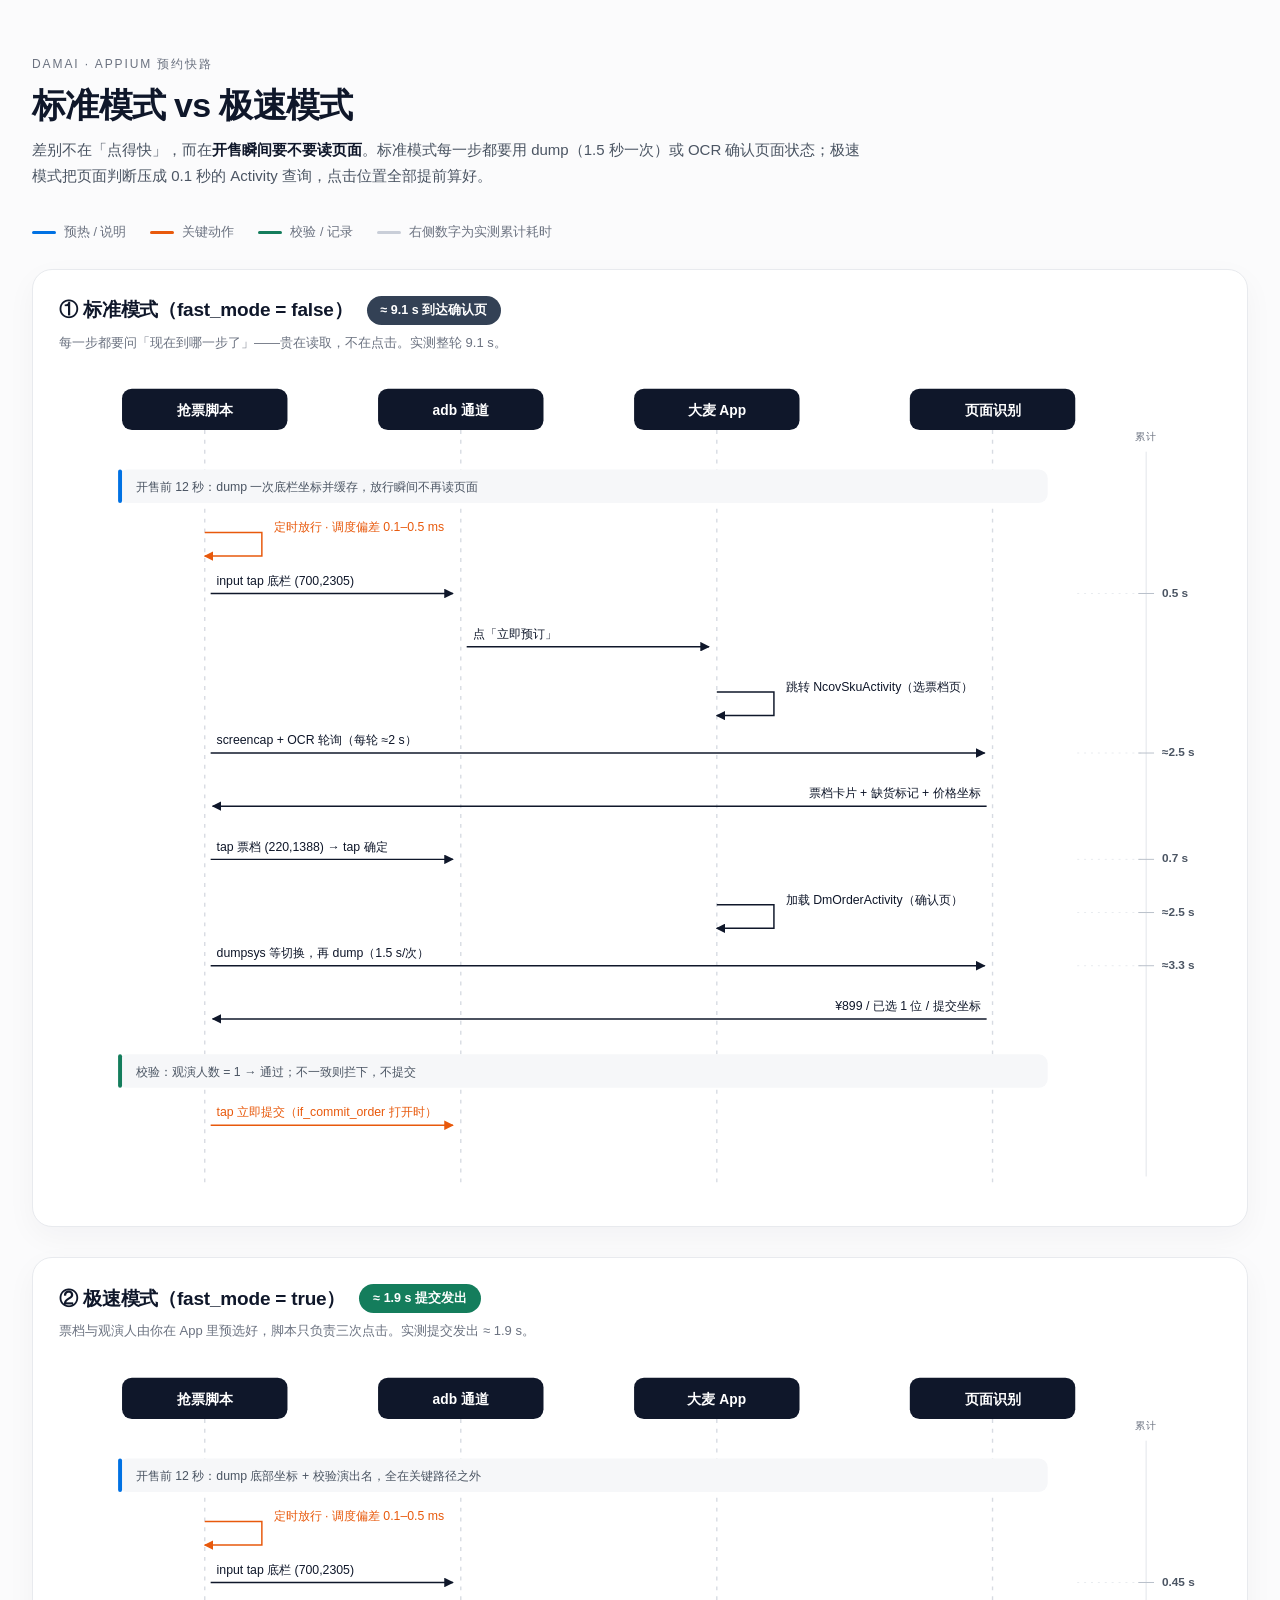
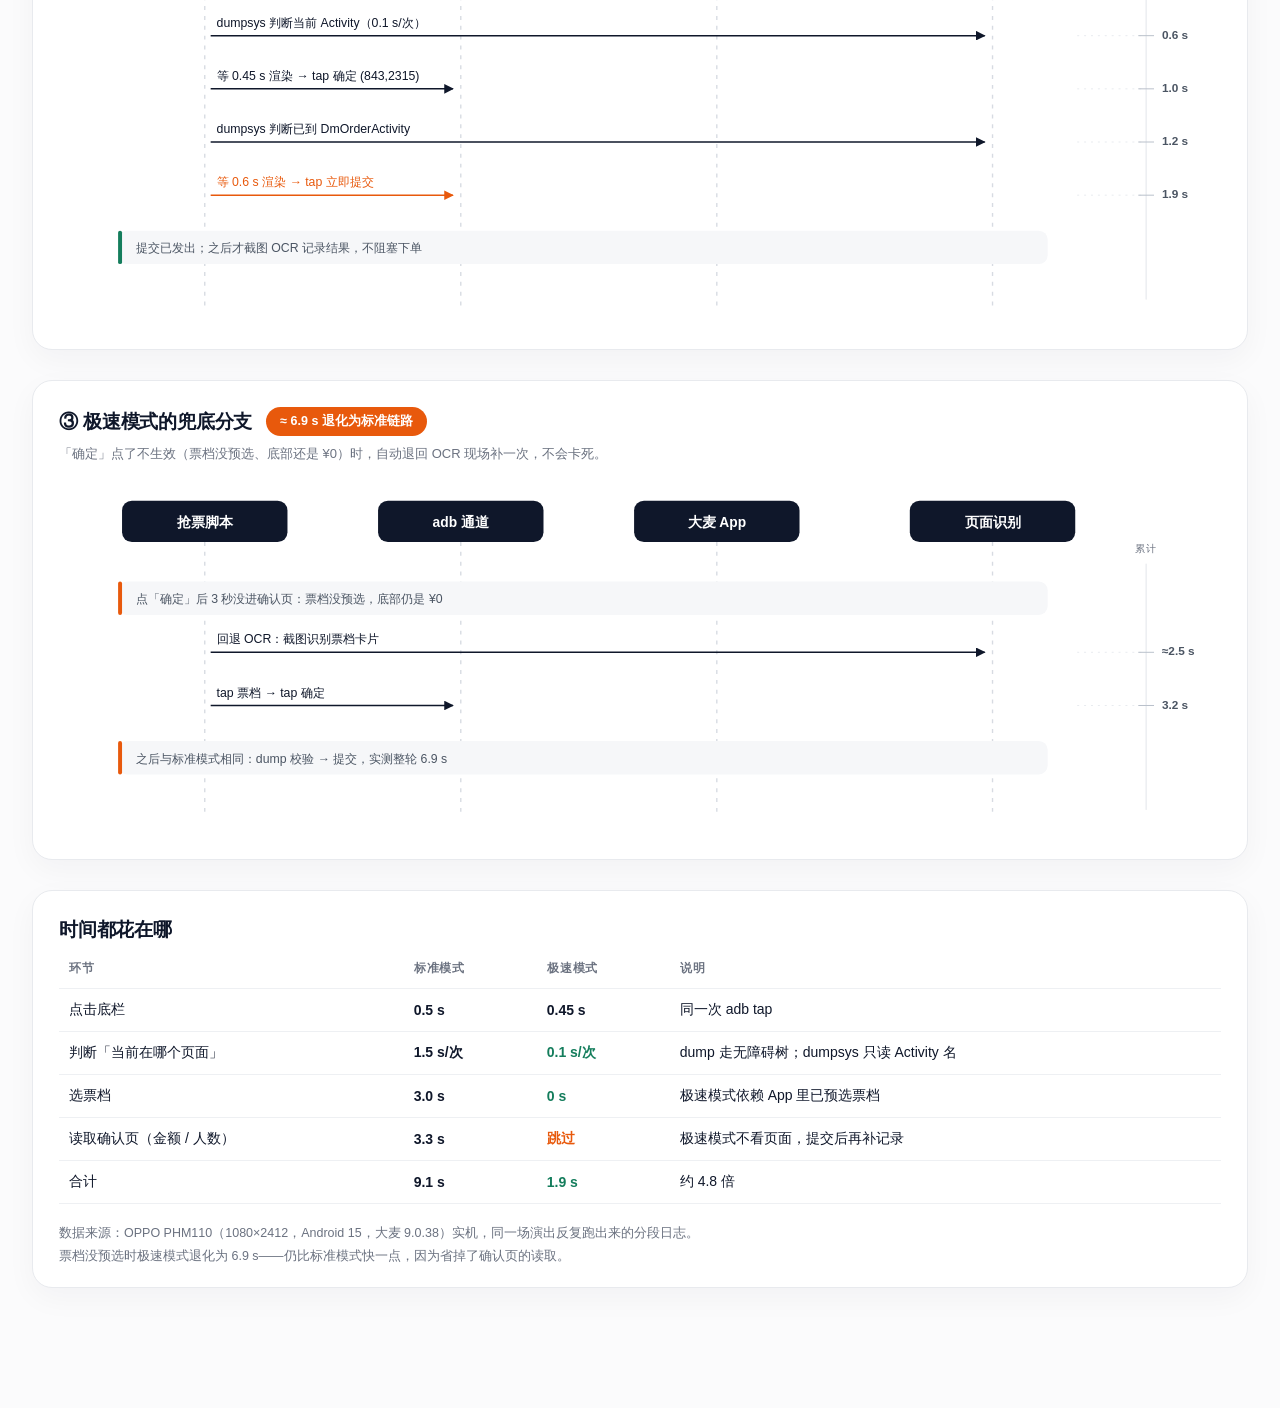
<file: docs/sequence.html>
<!DOCTYPE html>
<html lang="zh-CN">
<head>
<meta charset="utf-8">
<title>大麦抢票 · 两条链路时序</title>
<style>
  :root { color-scheme: light; }
  * { box-sizing: border-box; }
  body { margin: 0; padding: 56px 32px 90px; background: #fbfbfc; color: #0f172a;
        font-family: -apple-system, "PingFang SC", "Helvetica Neue", Arial, sans-serif;
        -webkit-font-smoothing: antialiased; }
  .wrap { max-width: 1240px; margin: 0 auto; }
  .eyebrow { font-size: 12px; letter-spacing: .16em; text-transform: uppercase; color: #6b7280; }
  h1 { margin: 10px 0 8px; font-size: 34px; letter-spacing: -.02em; }
  .lede { margin: 0 0 34px; color: #4b5563; font-size: 15px; line-height: 1.75; max-width: 840px; }
  .lede b { color: #0f172a; }
  .panel { background: #fff; border: 1px solid #e8eaee; border-radius: 20px; padding: 26px 26px 14px;
           margin-bottom: 30px; box-shadow: 0 10px 30px rgba(15,23,42,.04); }
  .ph { display: flex; align-items: center; gap: 14px; flex-wrap: wrap; }
  .ph h2 { margin: 0; font-size: 19px; letter-spacing: -.01em; }
  .pill { border-radius: 999px; padding: 6px 14px; color: #fff; font-size: 12.5px; font-weight: 600; }
  .panel .sub { margin: 8px 0 14px; font-size: 13px; color: #6b7280; line-height: 1.6; }
  .legend { display: flex; gap: 24px; flex-wrap: wrap; margin: 4px 0 28px; font-size: 12.5px; color: #6b7280; }
  .legend i { display: inline-block; width: 24px; height: 3px; border-radius: 2px; margin-right: 8px; vertical-align: middle; }
  table { width: 100%; border-collapse: collapse; font-size: 14px; margin-top: 6px; }
  th, td { text-align: left; padding: 12px 10px; border-bottom: 1px solid #eef0f3; }
  th { font-size: 11.5px; letter-spacing: .08em; text-transform: uppercase; color: #6b7280; font-weight: 600; }
  td.num { font-variant-numeric: tabular-nums; font-weight: 600; }
  .good { color: #147d5c; } .warn { color: #e8590c; }
  .foot { margin: 18px 0 6px; font-size: 12.5px; color: #6b7280; line-height: 1.8; }
</style>
</head>
<body>
<div class="wrap">
  <div class="eyebrow">Damai · Appium 预约快路</div>
  <h1>标准模式 vs 极速模式</h1>
  <p class="lede">差别不在「点得快」，而在<b>开售瞬间要不要读页面</b>。标准模式每一步都要用 dump（1.5 秒一次）或 OCR 确认页面状态；极速模式把页面判断压成 0.1 秒的 Activity 查询，点击位置全部提前算好。</p>

  <div class="legend">
    <span><i style="background:#0071e3"></i>预热 / 说明</span>
    <span><i style="background:#e8590c"></i>关键动作</span>
    <span><i style="background:#147d5c"></i>校验 / 记录</span>
    <span><i style="background:#c9ced8"></i>右侧数字为实测累计耗时</span>
  </div>
  <div class="panel">
    <div class="ph"><h2>① 标准模式（fast_mode = false）</h2><span class="pill" style="background:#334155">≈ 9.1 s 到达确认页</span></div>
    <p class="sub">每一步都要问「现在到哪一步了」——贵在读取，不在点击。实测整轮 9.1 s。</p>
    <svg viewBox="0 0 1180 854" width="100%" role="img">
<defs>
<marker id="ar" viewBox="0 0 10 10" refX="9" refY="5" markerWidth="6.5" markerHeight="6.5" orient="auto">
<path d="M0,0 L10,5 L0,10 z" fill="#0f172a"/></marker>
<marker id="ag" viewBox="0 0 10 10" refX="9" refY="5" markerWidth="6.5" markerHeight="6.5" orient="auto">
<path d="M0,0 L10,5 L0,10 z" fill="#147d5c"/></marker>
<marker id="ao" viewBox="0 0 10 10" refX="9" refY="5" markerWidth="6.5" markerHeight="6.5" orient="auto">
<path d="M0,0 L10,5 L0,10 z" fill="#e8590c"/></marker>
</defs>
<rect x="64" y="22" width="168" height="42" rx="10" fill="#0f172a"/>
<text x="148" y="49" text-anchor="middle" font-size="14" font-weight="600" fill="#fff">抢票脚本</text>
<line x1="148" y1="64" x2="148" y2="828" stroke="#d7dbe2" stroke-width="1.4" stroke-dasharray="4 6"/>
<rect x="324" y="22" width="168" height="42" rx="10" fill="#0f172a"/>
<text x="408" y="49" text-anchor="middle" font-size="14" font-weight="600" fill="#fff">adb 通道</text>
<line x1="408" y1="64" x2="408" y2="828" stroke="#d7dbe2" stroke-width="1.4" stroke-dasharray="4 6"/>
<rect x="584" y="22" width="168" height="42" rx="10" fill="#0f172a"/>
<text x="668" y="49" text-anchor="middle" font-size="14" font-weight="600" fill="#fff">大麦 App</text>
<line x1="668" y1="64" x2="668" y2="828" stroke="#d7dbe2" stroke-width="1.4" stroke-dasharray="4 6"/>
<rect x="864" y="22" width="168" height="42" rx="10" fill="#0f172a"/>
<text x="948" y="49" text-anchor="middle" font-size="14" font-weight="600" fill="#fff">页面识别</text>
<line x1="948" y1="64" x2="948" y2="828" stroke="#d7dbe2" stroke-width="1.4" stroke-dasharray="4 6"/>
<line x1="1104" y1="86" x2="1104" y2="822" stroke="#e2e5ea" stroke-width="1"/>
<text x="1104" y="74" text-anchor="middle" font-size="10.5" letter-spacing=".08em" fill="#6b7280">累计</text>
<rect x="60" y="104" width="944" height="34" rx="9" fill="#f6f7f9"/>
<rect x="60" y="104" width="4" height="34" rx="2" fill="#0071e3"/>
<text x="78" y="126" font-size="12.5" fill="#4b5563">开售前 12 秒：dump 一次底栏坐标并缓存，放行瞬间不再读页面</text>
<path d="M148,168 h58 v24 h-58" fill="none" stroke="#e8590c" stroke-width="1.5" marker-end="url(#ao)"/>
<text x="218" y="167" text-anchor="start" font-size="12.5" fill="#e8590c" stroke="#fff" stroke-width="3.4" paint-order="stroke" stroke-linejoin="round">定时放行 · 调度偏差 0.1–0.5 ms</text>
<line x1="154" y1="230" x2="400" y2="230" stroke="#0f172a" stroke-width="1.5" marker-end="url(#ar)"/>
<text x="160" y="221" text-anchor="start" font-size="12.5" fill="#0f172a" stroke="#fff" stroke-width="3.4" paint-order="stroke" stroke-linejoin="round">input tap 底栏 (700,2305)</text>
<line x1="1034" y1="230" x2="1104" y2="230" stroke="#e8ebef" stroke-width="1" stroke-dasharray="2 5"/>
<line x1="1096" y1="230" x2="1112" y2="230" stroke="#b9c0cb" stroke-width="1"/>
<text x="1120" y="230" dominant-baseline="middle" font-size="12" font-weight="600" fill="#4b5563" stroke="#fff" stroke-width="3" paint-order="stroke">0.5 s</text>
<line x1="414" y1="284" x2="660" y2="284" stroke="#0f172a" stroke-width="1.5" marker-end="url(#ar)"/>
<text x="420" y="275" text-anchor="start" font-size="12.5" fill="#0f172a" stroke="#fff" stroke-width="3.4" paint-order="stroke" stroke-linejoin="round">点「立即预订」</text>
<path d="M668,330 h58 v24 h-58" fill="none" stroke="#0f172a" stroke-width="1.5" marker-end="url(#ar)"/>
<text x="738" y="329" text-anchor="start" font-size="12.5" fill="#0f172a" stroke="#fff" stroke-width="3.4" paint-order="stroke" stroke-linejoin="round">跳转 NcovSkuActivity（选票档页）</text>
<line x1="154" y1="392" x2="940" y2="392" stroke="#0f172a" stroke-width="1.5" marker-end="url(#ar)"/>
<text x="160" y="383" text-anchor="start" font-size="12.5" fill="#0f172a" stroke="#fff" stroke-width="3.4" paint-order="stroke" stroke-linejoin="round">screencap + OCR 轮询（每轮 ≈2 s）</text>
<line x1="1034" y1="392" x2="1104" y2="392" stroke="#e8ebef" stroke-width="1" stroke-dasharray="2 5"/>
<line x1="1096" y1="392" x2="1112" y2="392" stroke="#b9c0cb" stroke-width="1"/>
<text x="1120" y="392" dominant-baseline="middle" font-size="12" font-weight="600" fill="#4b5563" stroke="#fff" stroke-width="3" paint-order="stroke">≈2.5 s</text>
<line x1="942" y1="446" x2="156" y2="446" stroke="#0f172a" stroke-width="1.5" marker-end="url(#ar)"/>
<text x="936" y="437" text-anchor="end" font-size="12.5" fill="#0f172a" stroke="#fff" stroke-width="3.4" paint-order="stroke" stroke-linejoin="round">票档卡片 + 缺货标记 + 价格坐标</text>
<line x1="154" y1="500" x2="400" y2="500" stroke="#0f172a" stroke-width="1.5" marker-end="url(#ar)"/>
<text x="160" y="491" text-anchor="start" font-size="12.5" fill="#0f172a" stroke="#fff" stroke-width="3.4" paint-order="stroke" stroke-linejoin="round">tap 票档 (220,1388) → tap 确定</text>
<line x1="1034" y1="500" x2="1104" y2="500" stroke="#e8ebef" stroke-width="1" stroke-dasharray="2 5"/>
<line x1="1096" y1="500" x2="1112" y2="500" stroke="#b9c0cb" stroke-width="1"/>
<text x="1120" y="500" dominant-baseline="middle" font-size="12" font-weight="600" fill="#4b5563" stroke="#fff" stroke-width="3" paint-order="stroke">0.7 s</text>
<path d="M668,546 h58 v24 h-58" fill="none" stroke="#0f172a" stroke-width="1.5" marker-end="url(#ar)"/>
<text x="738" y="545" text-anchor="start" font-size="12.5" fill="#0f172a" stroke="#fff" stroke-width="3.4" paint-order="stroke" stroke-linejoin="round">加载 DmOrderActivity（确认页）</text>
<line x1="1034" y1="554" x2="1104" y2="554" stroke="#e8ebef" stroke-width="1" stroke-dasharray="2 5"/>
<line x1="1096" y1="554" x2="1112" y2="554" stroke="#b9c0cb" stroke-width="1"/>
<text x="1120" y="554" dominant-baseline="middle" font-size="12" font-weight="600" fill="#4b5563" stroke="#fff" stroke-width="3" paint-order="stroke">≈2.5 s</text>
<line x1="154" y1="608" x2="940" y2="608" stroke="#0f172a" stroke-width="1.5" marker-end="url(#ar)"/>
<text x="160" y="599" text-anchor="start" font-size="12.5" fill="#0f172a" stroke="#fff" stroke-width="3.4" paint-order="stroke" stroke-linejoin="round">dumpsys 等切换，再 dump（1.5 s/次）</text>
<line x1="1034" y1="608" x2="1104" y2="608" stroke="#e8ebef" stroke-width="1" stroke-dasharray="2 5"/>
<line x1="1096" y1="608" x2="1112" y2="608" stroke="#b9c0cb" stroke-width="1"/>
<text x="1120" y="608" dominant-baseline="middle" font-size="12" font-weight="600" fill="#4b5563" stroke="#fff" stroke-width="3" paint-order="stroke">≈3.3 s</text>
<line x1="942" y1="662" x2="156" y2="662" stroke="#0f172a" stroke-width="1.5" marker-end="url(#ar)"/>
<text x="936" y="653" text-anchor="end" font-size="12.5" fill="#0f172a" stroke="#fff" stroke-width="3.4" paint-order="stroke" stroke-linejoin="round">¥899 / 已选 1 位 / 提交坐标</text>
<rect x="60" y="698" width="944" height="34" rx="9" fill="#f6f7f9"/>
<rect x="60" y="698" width="4" height="34" rx="2" fill="#147d5c"/>
<text x="78" y="720" font-size="12.5" fill="#4b5563">校验：观演人数 = 1 → 通过；不一致则拦下，不提交</text>
<line x1="154" y1="770" x2="400" y2="770" stroke="#e8590c" stroke-width="1.5" marker-end="url(#ao)"/>
<text x="160" y="761" text-anchor="start" font-size="12.5" fill="#e8590c" stroke="#fff" stroke-width="3.4" paint-order="stroke" stroke-linejoin="round">tap 立即提交（if_commit_order 打开时）</text>
</svg>
  </div>
  <div class="panel">
    <div class="ph"><h2>② 极速模式（fast_mode = true）</h2><span class="pill" style="background:#147d5c">≈ 1.9 s 提交发出</span></div>
    <p class="sub">票档与观演人由你在 App 里预选好，脚本只负责三次点击。实测提交发出 ≈ 1.9 s。</p>
    <svg viewBox="0 0 1180 584" width="100%" role="img">
<defs>
<marker id="ar" viewBox="0 0 10 10" refX="9" refY="5" markerWidth="6.5" markerHeight="6.5" orient="auto">
<path d="M0,0 L10,5 L0,10 z" fill="#0f172a"/></marker>
<marker id="ag" viewBox="0 0 10 10" refX="9" refY="5" markerWidth="6.5" markerHeight="6.5" orient="auto">
<path d="M0,0 L10,5 L0,10 z" fill="#147d5c"/></marker>
<marker id="ao" viewBox="0 0 10 10" refX="9" refY="5" markerWidth="6.5" markerHeight="6.5" orient="auto">
<path d="M0,0 L10,5 L0,10 z" fill="#e8590c"/></marker>
</defs>
<rect x="64" y="22" width="168" height="42" rx="10" fill="#0f172a"/>
<text x="148" y="49" text-anchor="middle" font-size="14" font-weight="600" fill="#fff">抢票脚本</text>
<line x1="148" y1="64" x2="148" y2="558" stroke="#d7dbe2" stroke-width="1.4" stroke-dasharray="4 6"/>
<rect x="324" y="22" width="168" height="42" rx="10" fill="#0f172a"/>
<text x="408" y="49" text-anchor="middle" font-size="14" font-weight="600" fill="#fff">adb 通道</text>
<line x1="408" y1="64" x2="408" y2="558" stroke="#d7dbe2" stroke-width="1.4" stroke-dasharray="4 6"/>
<rect x="584" y="22" width="168" height="42" rx="10" fill="#0f172a"/>
<text x="668" y="49" text-anchor="middle" font-size="14" font-weight="600" fill="#fff">大麦 App</text>
<line x1="668" y1="64" x2="668" y2="558" stroke="#d7dbe2" stroke-width="1.4" stroke-dasharray="4 6"/>
<rect x="864" y="22" width="168" height="42" rx="10" fill="#0f172a"/>
<text x="948" y="49" text-anchor="middle" font-size="14" font-weight="600" fill="#fff">页面识别</text>
<line x1="948" y1="64" x2="948" y2="558" stroke="#d7dbe2" stroke-width="1.4" stroke-dasharray="4 6"/>
<line x1="1104" y1="86" x2="1104" y2="552" stroke="#e2e5ea" stroke-width="1"/>
<text x="1104" y="74" text-anchor="middle" font-size="10.5" letter-spacing=".08em" fill="#6b7280">累计</text>
<rect x="60" y="104" width="944" height="34" rx="9" fill="#f6f7f9"/>
<rect x="60" y="104" width="4" height="34" rx="2" fill="#0071e3"/>
<text x="78" y="126" font-size="12.5" fill="#4b5563">开售前 12 秒：dump 底部坐标 + 校验演出名，全在关键路径之外</text>
<path d="M148,168 h58 v24 h-58" fill="none" stroke="#e8590c" stroke-width="1.5" marker-end="url(#ao)"/>
<text x="218" y="167" text-anchor="start" font-size="12.5" fill="#e8590c" stroke="#fff" stroke-width="3.4" paint-order="stroke" stroke-linejoin="round">定时放行 · 调度偏差 0.1–0.5 ms</text>
<line x1="154" y1="230" x2="400" y2="230" stroke="#0f172a" stroke-width="1.5" marker-end="url(#ar)"/>
<text x="160" y="221" text-anchor="start" font-size="12.5" fill="#0f172a" stroke="#fff" stroke-width="3.4" paint-order="stroke" stroke-linejoin="round">input tap 底栏 (700,2305)</text>
<line x1="1034" y1="230" x2="1104" y2="230" stroke="#e8ebef" stroke-width="1" stroke-dasharray="2 5"/>
<line x1="1096" y1="230" x2="1112" y2="230" stroke="#b9c0cb" stroke-width="1"/>
<text x="1120" y="230" dominant-baseline="middle" font-size="12" font-weight="600" fill="#4b5563" stroke="#fff" stroke-width="3" paint-order="stroke">0.45 s</text>
<line x1="154" y1="284" x2="940" y2="284" stroke="#0f172a" stroke-width="1.5" marker-end="url(#ar)"/>
<text x="160" y="275" text-anchor="start" font-size="12.5" fill="#0f172a" stroke="#fff" stroke-width="3.4" paint-order="stroke" stroke-linejoin="round">dumpsys 判断当前 Activity（0.1 s/次）</text>
<line x1="1034" y1="284" x2="1104" y2="284" stroke="#e8ebef" stroke-width="1" stroke-dasharray="2 5"/>
<line x1="1096" y1="284" x2="1112" y2="284" stroke="#b9c0cb" stroke-width="1"/>
<text x="1120" y="284" dominant-baseline="middle" font-size="12" font-weight="600" fill="#4b5563" stroke="#fff" stroke-width="3" paint-order="stroke">0.6 s</text>
<line x1="154" y1="338" x2="400" y2="338" stroke="#0f172a" stroke-width="1.5" marker-end="url(#ar)"/>
<text x="160" y="329" text-anchor="start" font-size="12.5" fill="#0f172a" stroke="#fff" stroke-width="3.4" paint-order="stroke" stroke-linejoin="round">等 0.45 s 渲染 → tap 确定 (843,2315)</text>
<line x1="1034" y1="338" x2="1104" y2="338" stroke="#e8ebef" stroke-width="1" stroke-dasharray="2 5"/>
<line x1="1096" y1="338" x2="1112" y2="338" stroke="#b9c0cb" stroke-width="1"/>
<text x="1120" y="338" dominant-baseline="middle" font-size="12" font-weight="600" fill="#4b5563" stroke="#fff" stroke-width="3" paint-order="stroke">1.0 s</text>
<line x1="154" y1="392" x2="940" y2="392" stroke="#0f172a" stroke-width="1.5" marker-end="url(#ar)"/>
<text x="160" y="383" text-anchor="start" font-size="12.5" fill="#0f172a" stroke="#fff" stroke-width="3.4" paint-order="stroke" stroke-linejoin="round">dumpsys 判断已到 DmOrderActivity</text>
<line x1="1034" y1="392" x2="1104" y2="392" stroke="#e8ebef" stroke-width="1" stroke-dasharray="2 5"/>
<line x1="1096" y1="392" x2="1112" y2="392" stroke="#b9c0cb" stroke-width="1"/>
<text x="1120" y="392" dominant-baseline="middle" font-size="12" font-weight="600" fill="#4b5563" stroke="#fff" stroke-width="3" paint-order="stroke">1.2 s</text>
<line x1="154" y1="446" x2="400" y2="446" stroke="#e8590c" stroke-width="1.5" marker-end="url(#ao)"/>
<text x="160" y="437" text-anchor="start" font-size="12.5" fill="#e8590c" stroke="#fff" stroke-width="3.4" paint-order="stroke" stroke-linejoin="round">等 0.6 s 渲染 → tap 立即提交</text>
<line x1="1034" y1="446" x2="1104" y2="446" stroke="#e8ebef" stroke-width="1" stroke-dasharray="2 5"/>
<line x1="1096" y1="446" x2="1112" y2="446" stroke="#b9c0cb" stroke-width="1"/>
<text x="1120" y="446" dominant-baseline="middle" font-size="12" font-weight="600" fill="#4b5563" stroke="#fff" stroke-width="3" paint-order="stroke">1.9 s</text>
<rect x="60" y="482" width="944" height="34" rx="9" fill="#f6f7f9"/>
<rect x="60" y="482" width="4" height="34" rx="2" fill="#147d5c"/>
<text x="78" y="504" font-size="12.5" fill="#4b5563">提交已发出；之后才截图 OCR 记录结果，不阻塞下单</text>
</svg>
  </div>
  <div class="panel">
    <div class="ph"><h2>③ 极速模式的兜底分支</h2><span class="pill" style="background:#e8590c">≈ 6.9 s 退化为标准链路</span></div>
    <p class="sub">「确定」点了不生效（票档没预选、底部还是 ¥0）时，自动退回 OCR 现场补一次，不会卡死。</p>
    <svg viewBox="0 0 1180 368" width="100%" role="img">
<defs>
<marker id="ar" viewBox="0 0 10 10" refX="9" refY="5" markerWidth="6.5" markerHeight="6.5" orient="auto">
<path d="M0,0 L10,5 L0,10 z" fill="#0f172a"/></marker>
<marker id="ag" viewBox="0 0 10 10" refX="9" refY="5" markerWidth="6.5" markerHeight="6.5" orient="auto">
<path d="M0,0 L10,5 L0,10 z" fill="#147d5c"/></marker>
<marker id="ao" viewBox="0 0 10 10" refX="9" refY="5" markerWidth="6.5" markerHeight="6.5" orient="auto">
<path d="M0,0 L10,5 L0,10 z" fill="#e8590c"/></marker>
</defs>
<rect x="64" y="22" width="168" height="42" rx="10" fill="#0f172a"/>
<text x="148" y="49" text-anchor="middle" font-size="14" font-weight="600" fill="#fff">抢票脚本</text>
<line x1="148" y1="64" x2="148" y2="342" stroke="#d7dbe2" stroke-width="1.4" stroke-dasharray="4 6"/>
<rect x="324" y="22" width="168" height="42" rx="10" fill="#0f172a"/>
<text x="408" y="49" text-anchor="middle" font-size="14" font-weight="600" fill="#fff">adb 通道</text>
<line x1="408" y1="64" x2="408" y2="342" stroke="#d7dbe2" stroke-width="1.4" stroke-dasharray="4 6"/>
<rect x="584" y="22" width="168" height="42" rx="10" fill="#0f172a"/>
<text x="668" y="49" text-anchor="middle" font-size="14" font-weight="600" fill="#fff">大麦 App</text>
<line x1="668" y1="64" x2="668" y2="342" stroke="#d7dbe2" stroke-width="1.4" stroke-dasharray="4 6"/>
<rect x="864" y="22" width="168" height="42" rx="10" fill="#0f172a"/>
<text x="948" y="49" text-anchor="middle" font-size="14" font-weight="600" fill="#fff">页面识别</text>
<line x1="948" y1="64" x2="948" y2="342" stroke="#d7dbe2" stroke-width="1.4" stroke-dasharray="4 6"/>
<line x1="1104" y1="86" x2="1104" y2="336" stroke="#e2e5ea" stroke-width="1"/>
<text x="1104" y="74" text-anchor="middle" font-size="10.5" letter-spacing=".08em" fill="#6b7280">累计</text>
<rect x="60" y="104" width="944" height="34" rx="9" fill="#f6f7f9"/>
<rect x="60" y="104" width="4" height="34" rx="2" fill="#e8590c"/>
<text x="78" y="126" font-size="12.5" fill="#4b5563">点「确定」后 3 秒没进确认页：票档没预选，底部仍是 ¥0</text>
<line x1="154" y1="176" x2="940" y2="176" stroke="#0f172a" stroke-width="1.5" marker-end="url(#ar)"/>
<text x="160" y="167" text-anchor="start" font-size="12.5" fill="#0f172a" stroke="#fff" stroke-width="3.4" paint-order="stroke" stroke-linejoin="round">回退 OCR：截图识别票档卡片</text>
<line x1="1034" y1="176" x2="1104" y2="176" stroke="#e8ebef" stroke-width="1" stroke-dasharray="2 5"/>
<line x1="1096" y1="176" x2="1112" y2="176" stroke="#b9c0cb" stroke-width="1"/>
<text x="1120" y="176" dominant-baseline="middle" font-size="12" font-weight="600" fill="#4b5563" stroke="#fff" stroke-width="3" paint-order="stroke">≈2.5 s</text>
<line x1="154" y1="230" x2="400" y2="230" stroke="#0f172a" stroke-width="1.5" marker-end="url(#ar)"/>
<text x="160" y="221" text-anchor="start" font-size="12.5" fill="#0f172a" stroke="#fff" stroke-width="3.4" paint-order="stroke" stroke-linejoin="round">tap 票档 → tap 确定</text>
<line x1="1034" y1="230" x2="1104" y2="230" stroke="#e8ebef" stroke-width="1" stroke-dasharray="2 5"/>
<line x1="1096" y1="230" x2="1112" y2="230" stroke="#b9c0cb" stroke-width="1"/>
<text x="1120" y="230" dominant-baseline="middle" font-size="12" font-weight="600" fill="#4b5563" stroke="#fff" stroke-width="3" paint-order="stroke">3.2 s</text>
<rect x="60" y="266" width="944" height="34" rx="9" fill="#f6f7f9"/>
<rect x="60" y="266" width="4" height="34" rx="2" fill="#e8590c"/>
<text x="78" y="288" font-size="12.5" fill="#4b5563">之后与标准模式相同：dump 校验 → 提交，实测整轮 6.9 s</text>
</svg>
  </div>
  <div class="panel">
    <div class="ph"><h2>时间都花在哪</h2></div>
    <table>
      <tr><th>环节</th><th>标准模式</th><th>极速模式</th><th>说明</th></tr>
      <tr><td>点击底栏</td><td class="num">0.5 s</td><td class="num">0.45 s</td><td>同一次 adb tap</td></tr>
      <tr><td>判断「当前在哪个页面」</td><td class="num">1.5 s/次</td><td class="num good">0.1 s/次</td><td>dump 走无障碍树；dumpsys 只读 Activity 名</td></tr>
      <tr><td>选票档</td><td class="num">3.0 s</td><td class="num good">0 s</td><td>极速模式依赖 App 里已预选票档</td></tr>
      <tr><td>读取确认页（金额 / 人数）</td><td class="num">3.3 s</td><td class="num warn">跳过</td><td>极速模式不看页面，提交后再补记录</td></tr>
      <tr><td>合计</td><td class="num">9.1 s</td><td class="num good">1.9 s</td><td>约 4.8 倍</td></tr>
    </table>
    <p class="foot">
      数据来源：OPPO PHM110（1080×2412，Android 15，大麦 9.0.38）实机，同一场演出反复跑出来的分段日志。<br>
      票档没预选时极速模式退化为 6.9 s——仍比标准模式快一点，因为省掉了确认页的读取。
    </p>
  </div>
</div>
</body>
</html>
</file>
